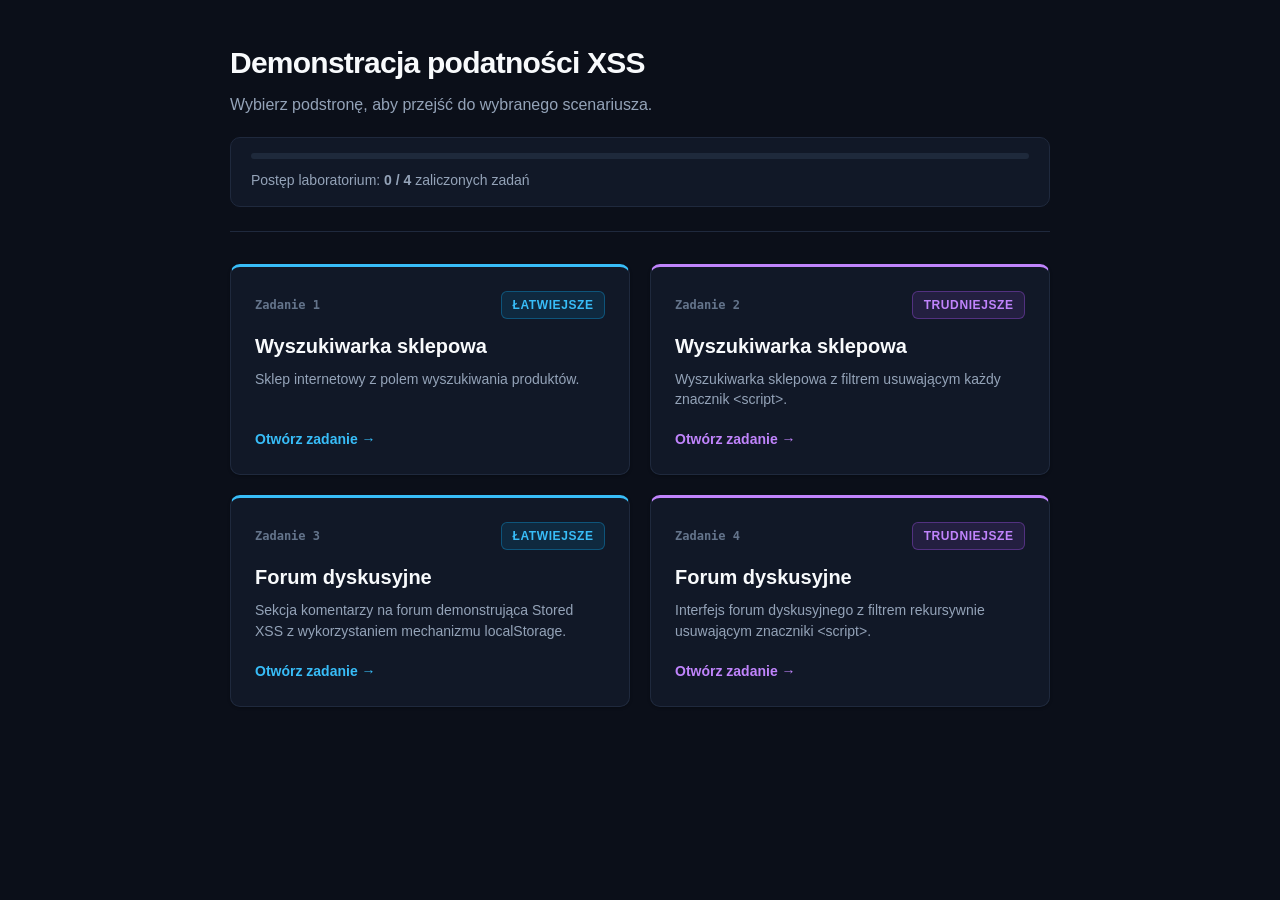
<file: strona/index.html>
<!DOCTYPE html>
<html lang="pl">
<head>
  <meta charset="UTF-8">
  <meta name="viewport" content="width=device-width, initial-scale=1.0">
  <title>Laboratorium XSS – Wybór zadań</title>
  <link rel="stylesheet" href="css/style.css">
</head>
<body>
  <div class="container">
    <header class="header">
      <h1>Demonstracja podatności XSS</h1>
      <p>Wybierz podstronę, aby przejść do wybranego scenariusza.</p>
    </header>

    <main class="hub-grid">
      <a href="zadanie1/index.html" class="hub-card hub-card-v1">
        <div>
          <div class="hub-card-meta">
            <span class="hub-card-tag">Zadanie 1</span>
            <span class="badge badge-v1">łatwiejsze</span>
          </div>
          <h2>Wyszukiwarka sklepowa</h2>
          <p>Sklep internetowy z polem wyszukiwania produktów.</p>
        </div>
        <span class="hub-card-action">Otwórz zadanie &rarr;</span>
      </a>

      <a href="zadanie2/index.html" class="hub-card hub-card-v2">
        <div>
          <div class="hub-card-meta">
            <span class="hub-card-tag">Zadanie 2</span>
            <span class="badge badge-v2">trudniejsze</span>
          </div>
          <h2>Wyszukiwarka sklepowa</h2>
          <p>Wyszukiwarka sklepowa z filtrem usuwającym każdy znacznik &lt;script&gt;.</p>
        </div>
        <span class="hub-card-action">Otwórz zadanie &rarr;</span>
      </a>

      <a href="zadanie3/index.html" class="hub-card hub-card-v1">
        <div>
          <div class="hub-card-meta">
            <span class="hub-card-tag">Zadanie 3</span>
            <span class="badge badge-v1">łatwiejsze</span>
          </div>
          <h2>Forum dyskusyjne</h2>
          <p>Sekcja komentarzy na forum demonstrująca Stored XSS z wykorzystaniem mechanizmu localStorage.</p>
        </div>
        <span class="hub-card-action">Otwórz zadanie &rarr;</span>
      </a>

      <a href="zadanie4/index.html" class="hub-card hub-card-v2">
        <div>
          <div class="hub-card-meta">
            <span class="hub-card-tag">Zadanie 4</span>
            <span class="badge badge-v2">trudniejsze</span>
          </div>
          <h2>Forum dyskusyjne</h2>
          <p>Interfejs forum dyskusyjnego z filtrem rekursywnie usuwającym znaczniki &lt;script&gt;.</p>
        </div>
        <span class="hub-card-action">Otwórz zadanie &rarr;</span>
      </a>
    </main>
  </div>
  <script src="js/hub.js"></script>
</body>
</html>
</file>
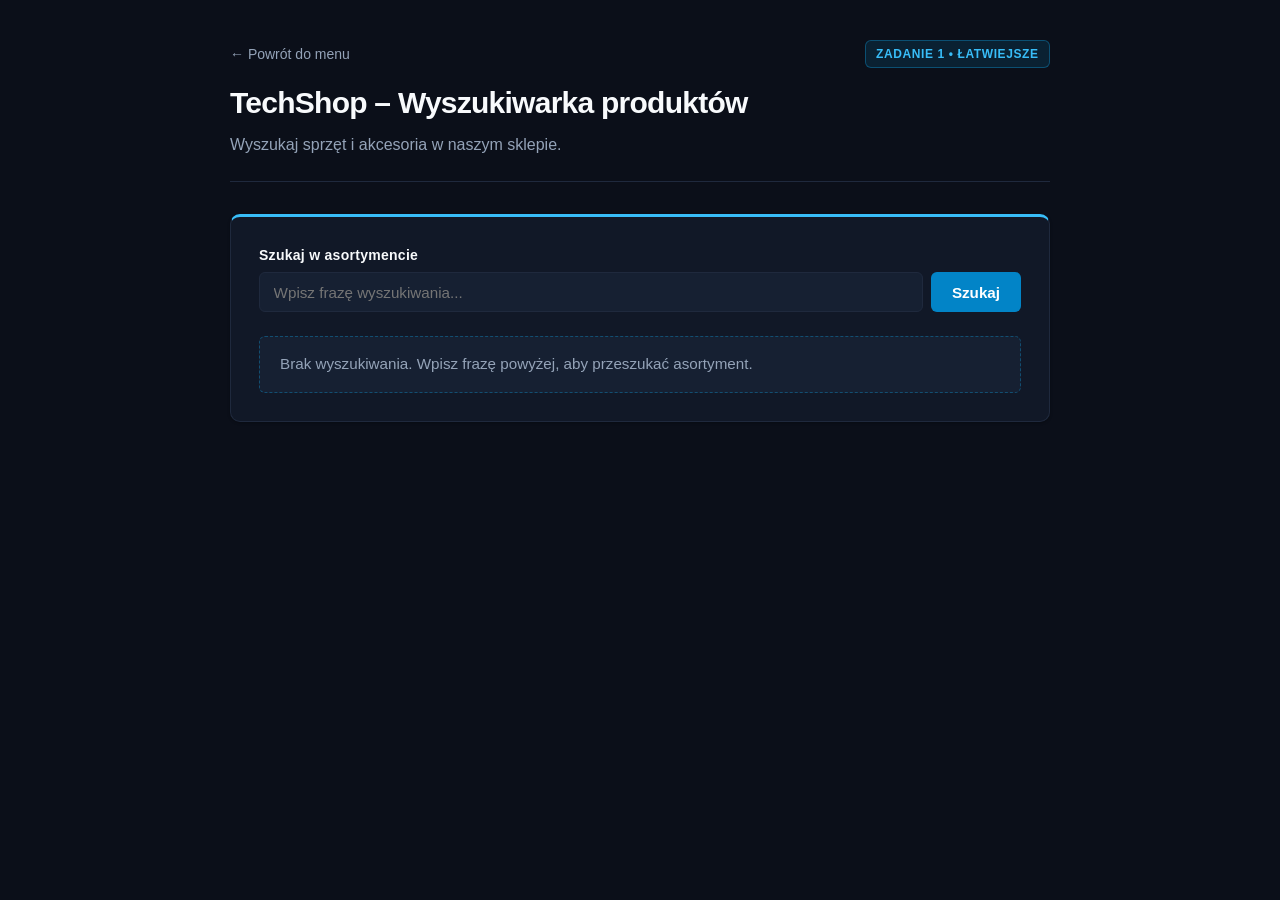
<file: strona/zadanie1/index.html>
<!DOCTYPE html>
<html lang="pl">
<head>
  <meta charset="UTF-8">
  <meta name="viewport" content="width=device-width, initial-scale=1.0">
  <title>Sklep TechShop – Wyszukiwarka (Zadanie 1 - łatwiejsze)</title>
  <link rel="stylesheet" href="../css/style.css">
</head>
<body class="variant-1">
  <div class="container">
    <header class="header">
      <div class="header-top">
        <a href="../index.html" class="back-link">&larr; Powrót do menu</a>
        <span class="badge badge-v1">Zadanie 1 &bull; łatwiejsze</span>
      </div>
      <h1>TechShop – Wyszukiwarka produktów</h1>
      <p>Wyszukaj sprzęt i akcesoria w naszym sklepie.</p>
    </header>

    <main class="card">
      <form id="search-form" method="GET">
        <div class="form-group">
          <label for="search-query">Szukaj w asortymencie</label>
          <div class="search-bar">
            <input type="text" id="search-query" name="q" class="input-text" placeholder="Wpisz frazę wyszukiwania...">
            <button type="submit" id="search-button" class="btn">Szukaj</button>
          </div>
        </div>
      </form>

      <section class="results-section">
        <div id="results-container" class="results-box">
          Brak wyszukiwania. Wpisz frazę powyżej, aby przeszukać asortyment.
        </div>
      </section>
    </main>
  </div>
  <script src="../js/flag-capture.js"></script>
  <script src="app.js"></script>
</body>
</html>
</file>
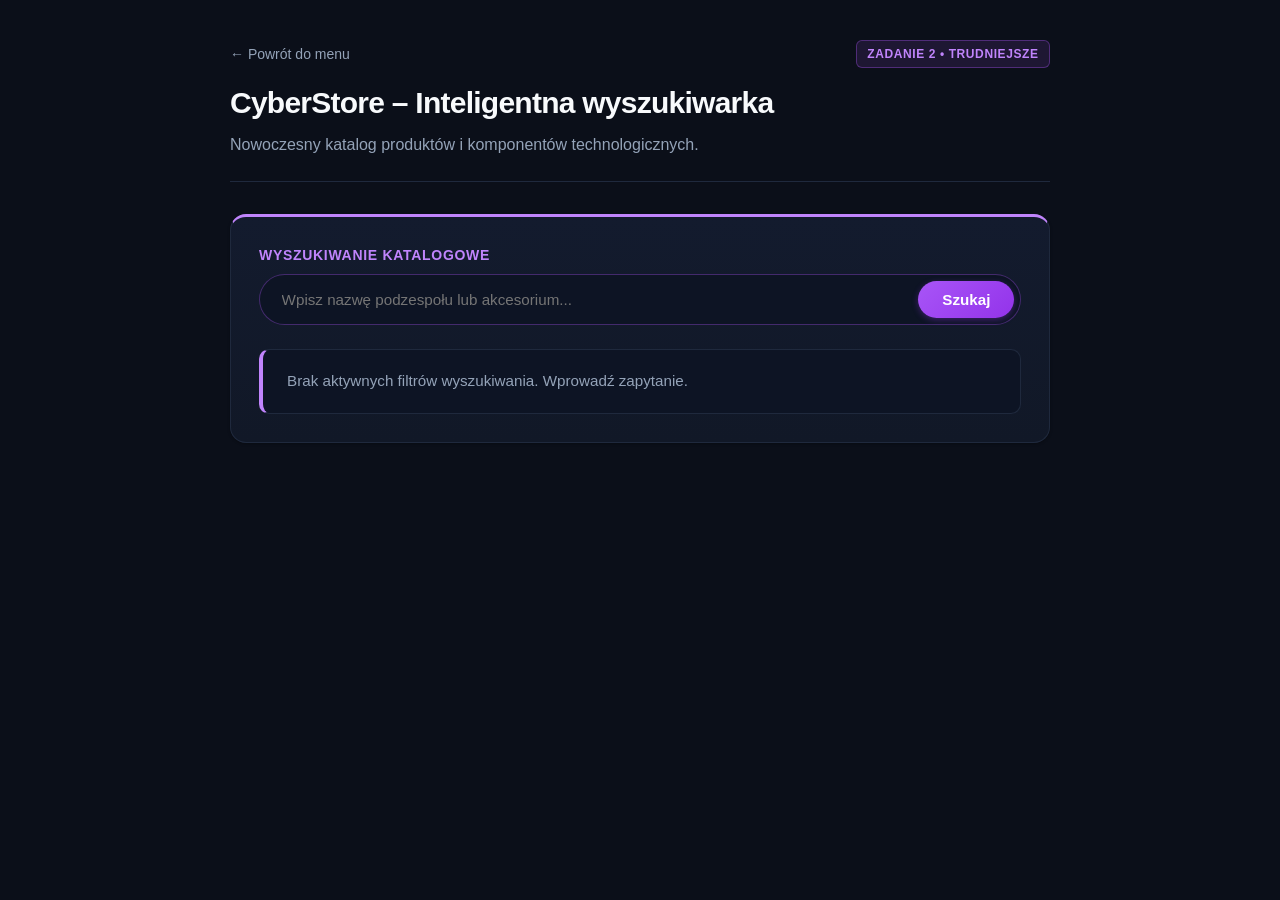
<file: strona/zadanie2/index.html>
<!DOCTYPE html>
<html lang="pl">
<head>
  <meta charset="UTF-8">
  <meta name="viewport" content="width=device-width, initial-scale=1.0">
  <title>Sklep CyberStore – Wyszukiwarka (Zadanie 2 - trudniejsze)</title>
  <link rel="stylesheet" href="../css/style.css">
</head>
<body class="variant-2">
  <div class="container">
    <header class="header">
      <div class="header-top">
        <a href="../index.html" class="back-link">&larr; Powrót do menu</a>
        <span class="badge badge-v2">Zadanie 2 &bull; trudniejsze</span>
      </div>
      <h1>CyberStore – Inteligentna wyszukiwarka</h1>
      <p>Nowoczesny katalog produktów i komponentów technologicznych.</p>
    </header>

    <main class="card">
      <form id="search-form" method="GET">
        <div class="form-group">
          <label for="search-query">Wyszukiwanie katalogowe</label>
          <div class="search-bar">
            <input type="text" id="search-query" name="q" class="input-text" placeholder="Wpisz nazwę podzespołu lub akcesorium...">
            <button type="submit" id="search-button" class="btn">Szukaj</button>
          </div>
        </div>
      </form>

      <section class="results-section">
        <div id="results-container" class="results-box">
          Brak aktywnych filtrów wyszukiwania. Wprowadź zapytanie.
        </div>
      </section>
    </main>
  </div>
  <script src="../js/flag-capture.js"></script>
  <script src="app.js"></script>
</body>
</html>
</file>
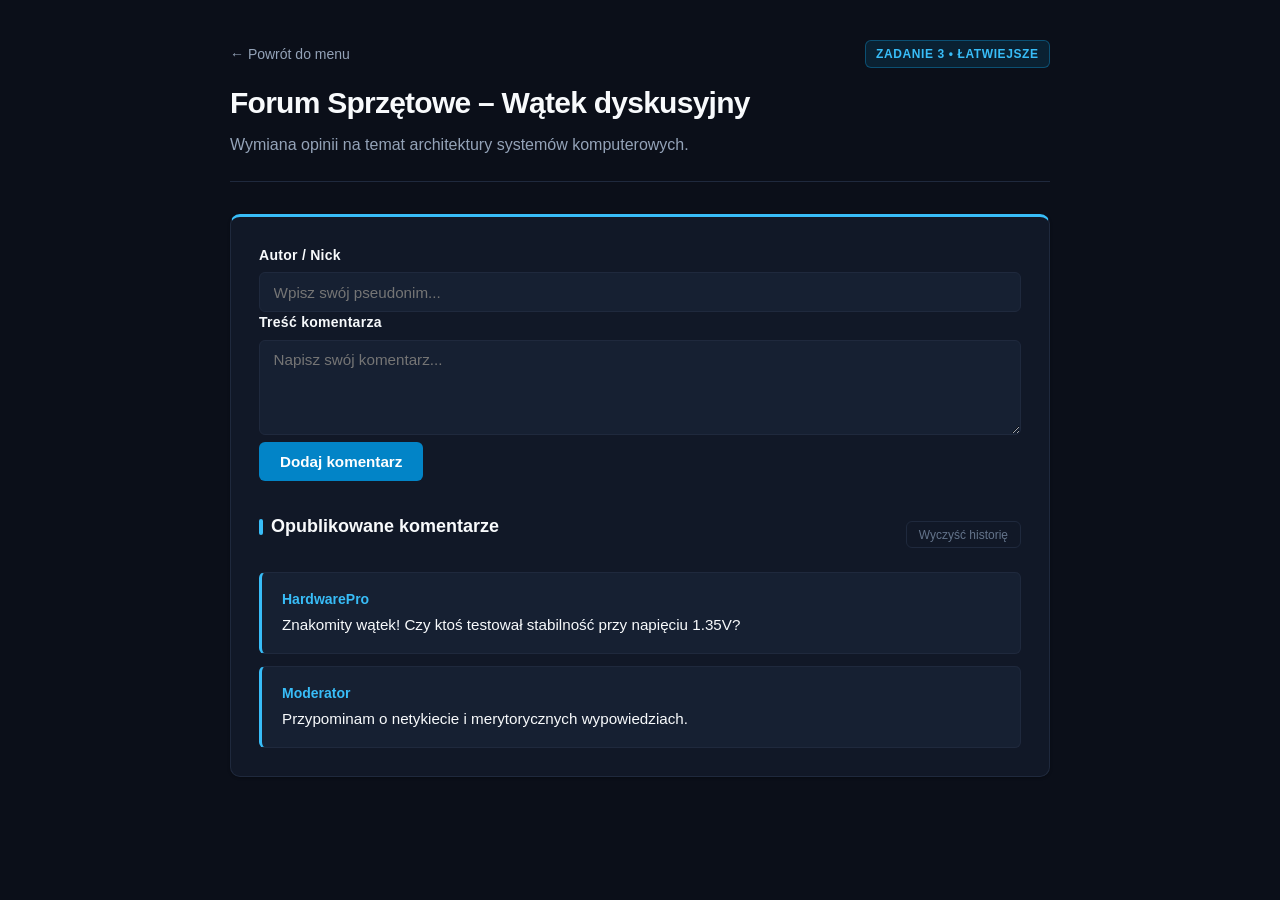
<file: strona/zadanie3/index.html>
<!DOCTYPE html>
<html lang="pl">
<head>
  <meta charset="UTF-8">
  <meta name="viewport" content="width=device-width, initial-scale=1.0">
  <title>Forum Dyskusyjne – Komentarze (Zadanie 3 - łatwiejsze)</title>
  <link rel="stylesheet" href="../css/style.css">
</head>
<body class="variant-1">
  <div class="container">
    <header class="header">
      <div class="header-top">
        <a href="../index.html" class="back-link">&larr; Powrót do menu</a>
        <span class="badge badge-v1">Zadanie 3 &bull; łatwiejsze</span>
      </div>
      <h1>Forum Sprzętowe – Wątek dyskusyjny</h1>
      <p>Wymiana opinii na temat architektury systemów komputerowych.</p>
    </header>

    <main class="card">
      <form id="comment-form">
        <div class="form-group">
          <label for="author-input">Autor / Nick</label>
          <input type="text" id="author-input" name="author" class="input-text" placeholder="Wpisz swój pseudonim...">
        </div>

        <div class="form-group">
          <label for="comment-input">Treść komentarza</label>
          <textarea id="comment-input" name="comment" class="textarea" placeholder="Napisz swój komentarz..."></textarea>
        </div>

        <button type="submit" id="submit-comment" class="btn">Dodaj komentarz</button>
      </form>

      <section class="comments-section">
        <div class="comments-section-header">
          <h2 class="comments-header">Opublikowane komentarze</h2>
          <button type="button" id="btn-clear-comments" class="btn-clear-comments" title="Wyczyść zapisane komentarze">Wyczyść historię</button>
        </div>
        <div id="comments-container" class="comments-list">
          <!-- Komentarze z localStorage będą wstawiane tutaj przez JavaScript -->
        </div>
      </section>
    </main>
  </div>
  <script src="../js/flag-capture.js"></script>
  <script src="app.js"></script>
</body>
</html>
</file>
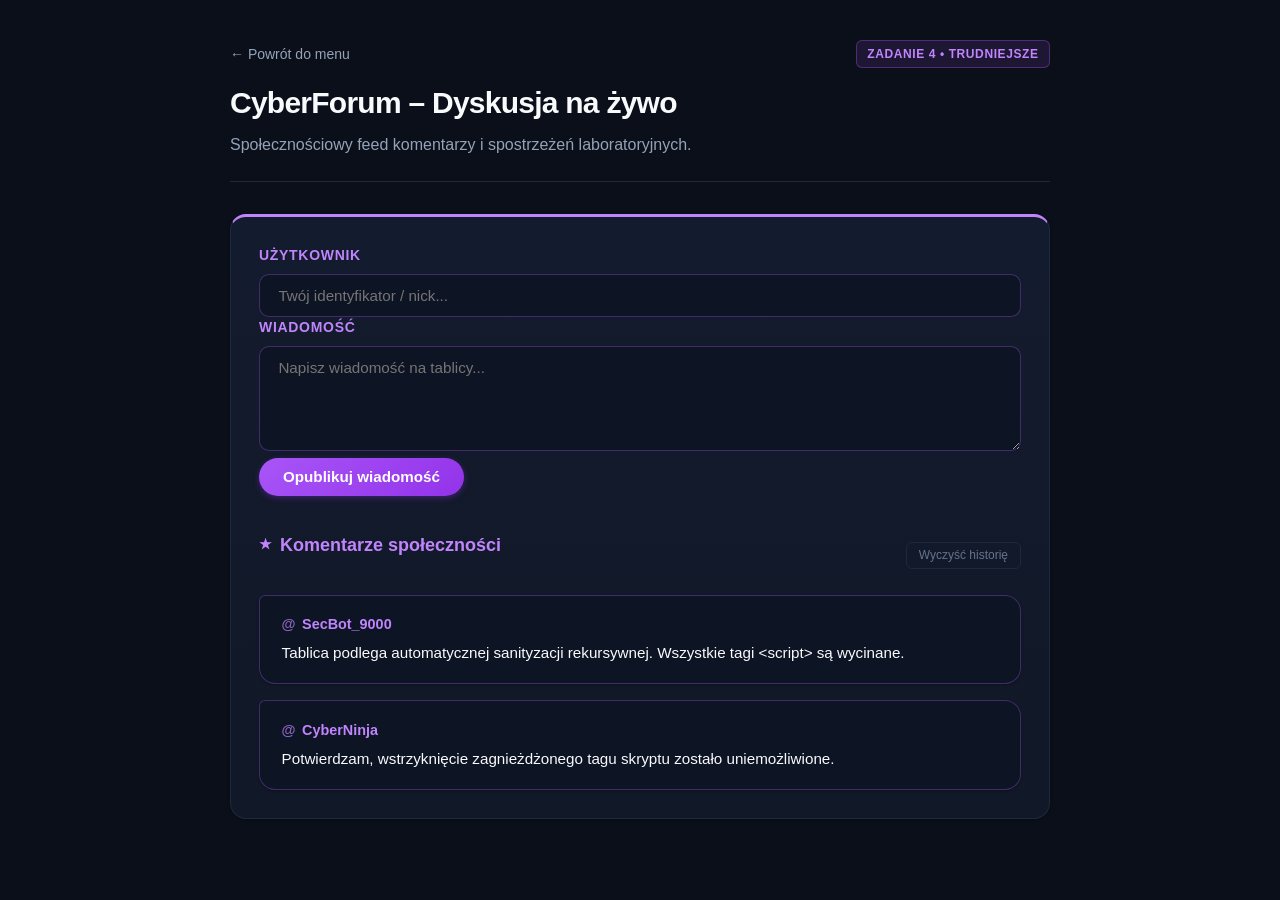
<file: strona/zadanie4/index.html>
<!DOCTYPE html>
<html lang="pl">
<head>
  <meta charset="UTF-8">
  <meta name="viewport" content="width=device-width, initial-scale=1.0">
  <title>CyberForum – Komentarze (Zadanie 4 - trudniejsze)</title>
  <link rel="stylesheet" href="../css/style.css">
</head>
<body class="variant-2">
  <div class="container">
    <header class="header">
      <div class="header-top">
        <a href="../index.html" class="back-link">&larr; Powrót do menu</a>
        <span class="badge badge-v2">Zadanie 4 &bull; trudniejsze</span>
      </div>
      <h1>CyberForum – Dyskusja na żywo</h1>
      <p>Społecznościowy feed komentarzy i spostrzeżeń laboratoryjnych.</p>
    </header>

    <main class="card">
      <form id="comment-form">
        <div class="form-group">
          <label for="author-input">Użytkownik</label>
          <input type="text" id="author-input" name="author" class="input-text" placeholder="Twój identyfikator / nick...">
        </div>

        <div class="form-group">
          <label for="comment-input">Wiadomość</label>
          <textarea id="comment-input" name="comment" class="textarea" placeholder="Napisz wiadomość na tablicy..."></textarea>
        </div>

        <button type="submit" id="submit-comment" class="btn">Opublikuj wiadomość</button>
      </form>

      <section class="comments-section">
        <div class="comments-section-header">
          <h2 class="comments-header">Komentarze społeczności</h2>
          <button type="button" id="btn-clear-comments" class="btn-clear-comments" title="Wyczyść zapisane komentarze">Wyczyść historię</button>
        </div>
        <div id="comments-container" class="comments-list">
          <!-- Komentarze z localStorage będą wstawiane tutaj przez JavaScript -->
        </div>
      </section>
    </main>
  </div>
  <script src="../js/flag-capture.js"></script>
  <script src="app.js"></script>
</body>
</html>
</file>
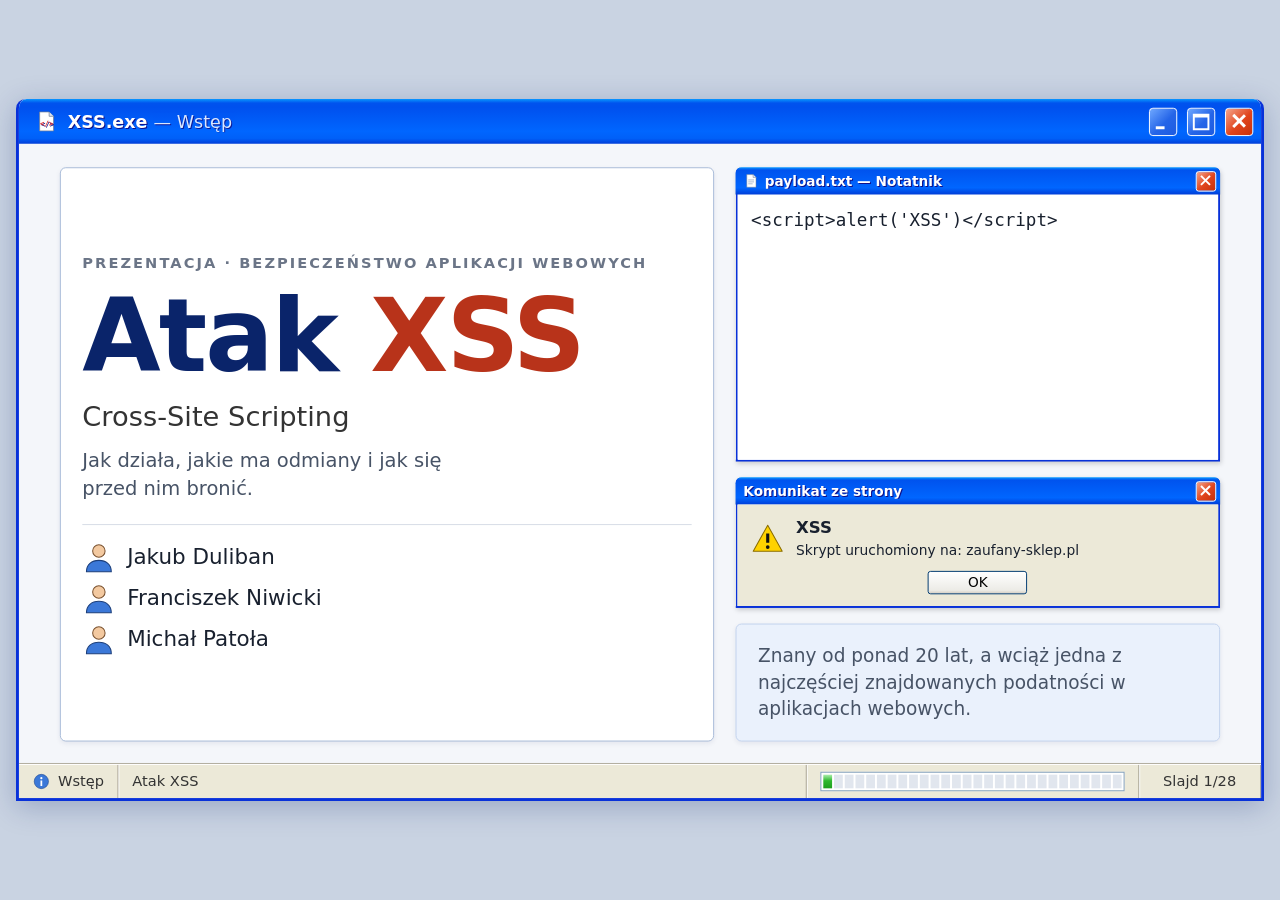
<file: XSS.exe.html>
<!doctype html><html><head><meta charset=utf8><meta name=viewport content="width=device-width,initial-scale=1,viewport-fit=cover"><style>:root{color-scheme:light;box-sizing:border-box;padding-top:env(safe-area-inset-top,0px);padding-bottom:env(safe-area-inset-bottom,0px)}html{scroll-padding-top:env(safe-area-inset-top,0px)}body{margin:0;padding:0;font:14px -apple-system,BlinkMacSystemFont,sans-serif;background:#fff;color:#000}img{max-width:100%}[hidden]:not([hidden=until-found i]){display:none!important}</style></head><body>
<title>XSS.exe</title>
<meta name="claude:viewport-fit-sides" content="cover">
<style>
/* Layout: scena 1280×720 skalowana do okna; każdy slajd to jedno okno XP: pasek tytułu, treść w siatce paneli, pasek stanu */
:root{
  --desk:#C9D3E2; --bg:#F4F6FA; --panel:#FFFFFF; --face:#ECE9D8; --line:#A9BCD8; --frame:#7F9DB9;
  --ink:#18202E; --muted:#475366; --navy:#0A246A; --blue:#245EDC; --sel:#316AC5; --soft:#EAF1FC;
  --ok:#237A23; --okbg:#E6F5E2; --err:#B8331A; --errbg:#FCE9E4; --warnbg:#FFF5D1; --balloon:#FFFFE1;
  --ui:Tahoma,Verdana,"DejaVu Sans",sans-serif;
  --head:"Trebuchet MS",Tahoma,Verdana,"DejaVu Sans",sans-serif;
  --mono:"Lucida Console",Consolas,"DejaVu Sans Mono","Courier New",monospace;
  color-scheme:light;
}
[hidden]{display:none!important}
html,body{height:100%}
body{margin:0;overflow:hidden;background:var(--desk);color:var(--ink);font-family:var(--ui);box-sizing:border-box;padding-left:max(16px,env(safe-area-inset-left,0px));padding-right:max(16px,env(safe-area-inset-right,0px))}
#view{position:relative;width:100%;height:100%}
#stage{position:absolute;left:50%;top:50%;width:1280px;height:720px;overflow:hidden;transform-origin:50% 50%;background:var(--bg);box-shadow:0 6px 30px rgba(10,36,106,.25);border:3px solid #0831D9;border-top:0;border-radius:10px 10px 0 0;box-sizing:border-box;user-select:none;-webkit-user-select:none}
.ic{width:24px;height:24px;flex:none;display:inline-block;vertical-align:middle}
.mono{font-family:var(--mono)}

/* pasek tytułu */
.hdr{position:absolute;left:0;right:0;top:0;height:46px;display:flex;align-items:center;gap:10px;padding:0 8px 0 16px;background:linear-gradient(180deg,#0997FF 0%,#0053EE 9%,#0050EE 18%,#0066FF 72%,#0060F8 88%,#003DD7 100%);color:#fff;font:bold 18px var(--head);text-shadow:1px 1px #0F1089;border-radius:8px 8px 0 0}
.hdr .ic{width:24px;height:24px}
.hdr .ht{flex:1;white-space:nowrap;overflow:hidden;text-overflow:ellipsis}
.hdr .ht em{font-style:normal;font-weight:normal;opacity:.85}
.tbtn{width:27px;height:27px;border:1px solid #fff;border-radius:4px;background:linear-gradient(135deg,#6FA8FF,#2565E8 55%,#1D5BE0);position:relative;flex:none}
.tbtn.x{background:linear-gradient(135deg,#F5A58C,#E0441C 55%,#C7300B)}
.tbtn.mn::after{content:"";position:absolute;left:6px;width:9px;bottom:6px;height:3px;background:#fff}
.tbtn.mx::after{content:"";position:absolute;inset:5px;border:2px solid #fff;border-top-width:4px}
.tbtn.x::before,.tbtn.x::after{content:"";position:absolute;left:11.5px;top:4px;width:2.5px;height:17px;background:#fff;transform:rotate(45deg)}
.tbtn.x::after{transform:rotate(-45deg)}

/* pasek stanu */
.sb{position:absolute;left:0;right:0;bottom:0;height:34px;display:flex;background:var(--face);border-top:1px solid #fff;box-shadow:0 -1px 0 #ACA899;font-size:15px;color:#333}
.sb>div{display:flex;align-items:center;gap:8px;padding:0 14px;border-right:1px solid #ACA899;box-shadow:1px 0 0 #fff;white-space:nowrap}
.sb .ic{width:18px;height:18px}
.sb .grow{flex:1}
.sb .num{font-variant-numeric:tabular-nums;min-width:96px;justify-content:center}
.segs{display:flex;gap:2px;padding:2px;border:1px solid var(--frame);background:#fff;height:14px}
.segs i{width:9px;background:#E1E6EE}
.segs i.on{background:linear-gradient(180deg,#ACEDAD,#2EB82E 45%,#1E9E1E)}

/* strona */
.page{position:absolute;left:0;right:0;top:46px;bottom:34px;padding:24px 42px 24px;display:flex;flex-direction:column;gap:10px}
.page.fade{animation:fade .25s ease-out}
@keyframes fade{from{opacity:0}}
.page h2{margin:0;font:bold 38px/1.1 var(--head);color:var(--navy);text-wrap:balance}
.lead{margin:0 0 6px;font-size:21px;color:var(--muted);line-height:1.4;max-width:70ch}
.body{flex:1;min-height:0;display:grid;gap:22px}
.c2{grid-template-columns:1fr 1fr}
.c3{grid-template-columns:repeat(3,1fr)}
.c4{grid-template-columns:repeat(4,1fr)}
.c64{grid-template-columns:1.35fr 1fr}
.c46{grid-template-columns:1fr 1.35fr}
.g32{grid-template-columns:repeat(3,1fr);grid-template-rows:1fr 1fr}
.g22{grid-template-columns:1fr 1fr;grid-template-rows:1fr 1fr}
.stack{display:flex;flex-direction:column;gap:16px;min-height:0;min-width:0}
.stack>.grow{flex:1}

/* panele */
.panel{background:var(--panel);border:1px solid var(--line);border-radius:6px;box-shadow:0 2px 6px rgba(20,40,90,.08);padding:18px 22px;display:flex;flex-direction:column;gap:12px;min-height:0;min-width:0}
.panel.ctr{justify-content:center}
.panel.soft{background:var(--soft);border-color:#C3D3EE}
.panel.ok{background:var(--okbg);border-color:#A9D3A0}
.panel.bad{background:var(--errbg);border-color:#E7B1A3}
.panel.warn{background:var(--warnbg);border-color:#E3CF84}
.ph{display:flex;align-items:center;gap:10px;font:bold 22px/1.2 var(--head);color:var(--navy)}
.ph .ic{width:34px;height:34px}
.ph small{margin-left:auto;font:bold 15px var(--ui);color:#7a869a;letter-spacing:.06em}
.panel p{margin:0;font-size:19px;line-height:1.45}
.panel p.m{color:var(--muted)}
.bl{list-style:none;margin:0;padding:0;display:flex;flex-direction:column;justify-content:space-evenly;gap:12px;flex:1}
.bl li{display:flex;gap:14px;align-items:flex-start}
.bl .ic{width:38px;height:38px;margin-top:2px}
.bl b{display:block;font:bold 22px/1.25 var(--head);color:var(--navy);margin-bottom:3px}
.bl span{display:block;font-size:19px;line-height:1.4;color:var(--muted)}
code,.cd{font-family:var(--mono);font-size:.9em;background:#EEF2F9;border:1px solid #D3DCEB;border-radius:3px;padding:0 5px;color:#1d2b4a;white-space:nowrap}
.arrow{display:flex;align-items:center;justify-content:center;font:bold 34px var(--ui);color:var(--blue)}
.cap{font-size:15px;color:#6b7587;text-align:center}

/* mini okna XP */
.mw{border:2px solid #0831D9;border-top:0;border-radius:6px 6px 0 0;background:#fff;display:flex;flex-direction:column;box-shadow:1px 2px 6px rgba(0,0,0,.18);min-width:0}
.mwt{height:28px;flex:none;display:flex;align-items:center;gap:6px;padding:0 4px 0 8px;margin:0 -2px;border-radius:6px 6px 0 0;background:linear-gradient(180deg,#0997FF 0%,#0053EE 10%,#0066FF 75%,#003DD7 100%);color:#fff;font:bold 14px var(--head);text-shadow:1px 1px #0F1089}
.mwt .ic{width:16px;height:16px}
.mwt span{flex:1;white-space:nowrap;overflow:hidden;text-overflow:ellipsis}
.mwt i{width:19px;height:19px;border:1px solid #fff;border-radius:3px;background:linear-gradient(135deg,#F5A58C,#E0441C 55%,#C7300B);position:relative;flex:none}
.mwt i::before,.mwt i::after{content:"";position:absolute;left:8px;top:2px;width:2px;height:13px;background:#fff;transform:rotate(45deg)}
.mwt i::after{transform:rotate(-45deg)}
.maddr{display:flex;align-items:center;gap:6px;padding:4px 8px;background:var(--face);border-bottom:1px solid #ACA899;font:15px var(--mono);color:#222;white-space:nowrap;overflow:hidden}
.maddr::before{content:"Adres";font:13px var(--ui);color:#666;margin-right:2px}
.maddr .ic{width:15px;height:15px}
.mwb{padding:12px 14px;font-size:17px;flex:1;min-height:0}
.mwb.face{background:var(--face)}
.mwb.np{font:18px/1.5 var(--mono);white-space:pre}
.dm{display:flex;align-items:center;gap:12px;font-size:17px;line-height:1.35}
.dm .ic{width:34px;height:34px}
.dbs{display:flex;justify-content:center;gap:8px;margin-top:10px}
.xpb{display:inline-flex;align-items:center;justify-content:center;min-width:76px;padding:3px 12px;font:14px var(--ui);color:#000;background:linear-gradient(180deg,#fff,#ECEBE6 86%,#D6D0C5);border:1px solid #003C74;border-radius:3px;white-space:nowrap}
.lv{width:100%;border-collapse:collapse;font-size:17px}
.lv th{font:13px var(--ui);text-align:left;padding:4px 10px;background:#EBEADB;border-bottom:1px solid #ACA899;border-right:1px solid #D0CFC1;color:#333}
.lv td{padding:5px 10px}
.lv td .ic{width:18px;height:18px;margin-right:6px}
.lv tr.hl td{background:var(--sel);color:#fff;font-weight:bold}

/* liczby */
.tile{align-items:center;justify-content:center;text-align:center;gap:10px}
.tile .unit{font:bold 22px var(--head);color:var(--muted);letter-spacing:.08em;margin-top:-4px}
.tile .big{white-space:nowrap;font:bold 54px/1 var(--head);color:var(--navy);font-variant-numeric:tabular-nums;letter-spacing:-.01em}
.tile .big.r{color:var(--err)}
.tile p{font-size:18px;color:var(--muted)}
.tile .ic{width:44px;height:44px}
.src{font-size:15px;color:#6b7587}

/* tabele */
.tbl{width:100%;height:100%;border-collapse:collapse;background:#fff;font-size:19px}
.tbl th{font:bold 15px var(--ui);text-align:left;padding:8px 14px;background:#EBEADB;border-bottom:1px solid #ACA899;border-right:1px solid #D0CFC1;color:#333}
.tbl td{padding:10px 14px;border-bottom:1px solid #E4E8EF;vertical-align:middle;line-height:1.35}
.tbl td:first-child{font:bold 20px var(--head);color:var(--navy);white-space:nowrap}
.tbl td:first-child .ic{width:30px;height:30px;margin-right:8px}
.tblw{border:1px solid var(--frame);border-radius:4px;overflow:hidden;background:#fff;flex:1;min-height:0;display:flex}
.mini{display:inline-flex;gap:2px;padding:2px;border:1px solid var(--frame);background:#fff}
.mini i{width:13px;height:13px;background:#E1E6EE}
.mini i.on{background:linear-gradient(180deg,#ACEDAD,#2EB82E 45%,#1E9E1E)}
.mini.r i.on{background:linear-gradient(180deg,#f7b1a0,#E0441C 45%,#b52f0f)}

/* kod */
.code{background:#fff;border:1px solid var(--frame);font:18px/1.65 var(--mono);padding:10px 14px;white-space:pre;overflow:hidden}
.code .c{color:#237A23}
.code .x{background:#FCE0D9;text-decoration:underline wavy var(--err);text-underline-offset:5px}
.code .y{background:#DDF3D8}
.codeh{display:flex;align-items:center;gap:8px;font:bold 17px var(--head);padding:6px 10px;color:#fff;border-radius:4px 4px 0 0}
.codeh.bad{background:var(--err)}
.codeh.good{background:#2E8E2E}
.term{background:#000;color:#C8C8C8;font:16px/1.6 var(--mono);padding:10px 12px;white-space:pre-wrap;border:2px solid #0831D9;border-top:0}

/* elementy specjalne */
.t1{justify-content:center;gap:14px}
.t1k{font:bold 15px var(--ui);color:#6b7587;text-transform:uppercase;letter-spacing:.14em}
.t1 h1{margin:0;font:bold 104px/1 var(--head);color:var(--navy);letter-spacing:-.02em}
.t1 h1 b{color:var(--err)}
.t1 h3{margin:0;font:28px var(--ui);color:#333}
.t1 p{font-size:20px;color:var(--muted);max-width:30ch}
.who{display:flex;align-items:center;gap:12px;font-size:22px;padding-top:16px;border-top:1px solid #D6DCE6;margin-top:8px}
.who .ic{width:34px;height:34px}
.authors{display:flex;flex-direction:column;gap:8px}
.authors span{display:flex;align-items:center;gap:12px}
.cardn{font:bold 15px var(--mono);color:#7a869a}
.bigl{font:bold 92px/1 var(--head);color:var(--navy)}
.bigl b{color:var(--err)}
.wall{width:46px;border:2px solid #5a2a14;background-color:#a8502a;background-image:linear-gradient(#5a2a14 2px,transparent 2px),linear-gradient(90deg,#5a2a14 2px,transparent 2px);background-size:100% 22px,46px 22px;border-radius:2px}
.flow{display:grid;grid-template-columns:1fr auto 1fr auto 1fr;gap:12px;align-items:stretch}
.step{align-items:center;text-align:center;justify-content:center}
.step>.ic{width:84px;height:84px}
.step .no{width:40px;height:40px;border-radius:50%;background:var(--blue);color:#fff;font:bold 20px var(--ui);display:flex;align-items:center;justify-content:center;box-shadow:0 0 0 3px #CFE0FB}
.flowv{display:flex;flex-direction:column;align-items:center;gap:6px;flex:1;justify-content:space-evenly}
.node{display:flex;align-items:center;gap:12px;padding:10px 16px;border:1px solid var(--line);border-radius:6px;background:#fff;font-size:18px;width:100%;box-sizing:border-box}
.node .ic{width:36px;height:36px}
.node.bad{background:var(--errbg);border-color:#E7B1A3}
.down{font:bold 24px var(--ui);color:var(--blue);line-height:1}
.users{display:grid;grid-template-columns:repeat(10,1fr);gap:4px;width:100%}
.users .ic{width:100%;height:auto;aspect-ratio:1}
.tree p{margin:0;padding:3px 6px;display:flex;align-items:center;gap:8px;font:17px var(--mono)}
.tree .ic{width:22px;height:22px}
.tree .l1{margin-left:28px}.tree .l2{margin-left:56px}
.tree .hl{background:var(--errbg);outline:2px solid var(--err)}
.srcl{display:grid;grid-template-columns:1fr 1fr;gap:26px 10px;margin-top:8px}
.srcl div,.snkl div{display:flex;align-items:center;gap:10px;font-size:18px}
.srcl .ic,.snkl .ic{width:36px;height:36px}
.snkl{display:flex;flex-direction:column;gap:24px;margin-top:8px}
.q{font:bold 22px/1.3 var(--head);color:var(--navy);text-align:center}
.bsod{background:#0000AA;color:#fff;font:17px/1.5 var(--mono);border-radius:6px;padding:18px 20px;display:flex;flex-direction:column;gap:8px;justify-content:center}
.bsod b{background:#fff;color:#0000AA;padding:0 6px;align-self:flex-start}
.prof{display:flex;gap:16px;align-items:center}
.prof .av{width:90px;height:90px;border:2px solid #333;background:#d9e4f5;display:flex;align-items:center;justify-content:center}
.prof .av .ic{width:70px;height:70px}
.prof h4{margin:0;font:bold 26px var(--head);color:#003399}
.psec{border:1px solid #6699CC;margin-top:10px}
.psec div{background:#6699CC;color:#fff;font:bold 14px var(--ui);padding:3px 10px}
.psec p{margin:0;padding:8px 10px;font-size:18px;color:#C00;font-weight:bold}
.tw{border:1px solid #d3d9e2;border-left:4px solid var(--err);background:#fff;padding:10px 12px;font-size:16px}
.twh{display:flex;align-items:center;gap:6px}
.twh .ic{width:22px;height:22px}
.twh small{margin-left:auto;color:#888}
.tw p{margin:6px 0;font:17px var(--mono)}
.tw .f{font-size:15px;color:#444}
.layers{display:flex;flex-direction:column;gap:8px;flex:1;justify-content:space-evenly}
.layer{display:flex;align-items:center;gap:12px;padding:9px 14px;border:1px solid var(--line);border-left:6px solid var(--blue);border-radius:4px;background:#fff;font-size:18px}
.layer b{font:bold 18px var(--head);color:var(--navy);min-width:28px}
.layer .ic{width:28px;height:28px;margin-left:auto}
.numc .no{font:bold 46px/1 var(--head);color:var(--blue)}
.chk{width:15px;height:15px;border:1px solid #1C5180;background:linear-gradient(135deg,#DCDCD7,#fff);display:inline-block;position:relative;flex:none}
.chk.on::after{content:"";position:absolute;left:4px;top:0;width:5px;height:10px;border:solid #21A121;border-width:0 3px 3px 0;transform:rotate(40deg)}
.ckl{display:flex;flex-direction:column;gap:8px}
.ckl div{display:flex;align-items:center;gap:10px;font-size:17px}
.fld{background:#fff;border:1px solid var(--frame);padding:4px 8px;font-size:17px;min-height:22px}
.bal{position:relative;background:var(--balloon);border:1px solid #000;border-radius:7px;padding:8px 12px;font-size:15px;box-shadow:1px 2px 5px rgba(0,0,0,.25)}
.bal::after{content:"";position:absolute;left:24px;top:-8px;width:14px;height:14px;background:var(--balloon);border-left:1px solid #000;border-top:1px solid #000;transform:rotate(45deg)}
.sd{display:flex;align-items:center;gap:14px;font-size:20px}
.sd i{width:52px;height:52px;border-radius:10px;border:2px solid #fff;display:flex;align-items:center;justify-content:center;font:bold 26px var(--ui);font-style:normal;color:#fff;flex:none;box-shadow:0 0 0 1px #9aaccc,inset 0 -5px 8px rgba(0,0,0,.2)}
.sd .y{background:linear-gradient(180deg,#FFD84D,#E0A800)}
.sd .r{background:linear-gradient(180deg,#F5875F,#D9380E)}
.sd .g{background:linear-gradient(180deg,#7BD86A,#2F9E2F)}
.sd b{display:block;font:bold 24px var(--head);color:var(--navy)}
.sd span{display:block;font-size:18px;color:var(--muted)}

@media (prefers-reduced-motion:reduce){.page.fade{animation:none}}
</style>

<div id="view"><div id="stage" role="region" aria-label="Prezentacja XSS"></div></div>

<script>
"use strict";
const sv=b=>`<svg viewBox="0 0 32 32" class="ic" aria-hidden="true">${b}</svg>`;
const folderC=(a,b,c)=>sv(`<path d="M2 7h10l3 3h15v18H2z" fill="${a}" stroke="${c}"/><path d="M2 12h28v16H2z" fill="${b}" stroke="${c}"/>`);
const docC=(f,l)=>sv(`<path d="M7 3h13l6 6v20H7z" fill="${f}" stroke="#6b7a96"/><path d="M20 3v6h6" fill="#dfe6f2" stroke="#6b7a96"/><path d="M10 14h12M10 18h12M10 22h9" stroke="${l}" stroke-width="1.6"/>`);
const shieldC=c=>sv(`<path d="M16 2 4 6v9c0 7 5 12 12 15 7-3 12-8 12-15V6z" fill="${c}" stroke="#2b2b2b"/><path d="M16 2v28M4 14h24" stroke="rgba(255,255,255,.55)" stroke-width="1.4"/>`);
const ICON={
 folder:folderC('#E8B832','#F8D775','#B8860B'), folderRed:folderC('#C9311B','#F0705A','#7a1a0c'),
 doc:docC('#fff','#9aa9c2'), docG:docC('#E3F7DD','#2EB82E'), docR:docC('#FFE0D8','#E0441C'),
 xss:sv(`<path d="M7 3h13l6 6v20H7z" fill="#fff" stroke="#6b7a96"/><path d="M20 3v6h6" fill="#dfe6f2" stroke="#6b7a96"/><text x="16.5" y="22" font-size="10" font-family="monospace" text-anchor="middle" fill="#d22" font-weight="bold">&lt;/&gt;</text>`),
 comp:sv(`<rect x="4" y="4" width="24" height="18" rx="2" fill="#d9dde4" stroke="#6b7280"/><rect x="7" y="7" width="18" height="12" fill="#3b78d8"/><path d="M7 16l6-4 5 3 7-4v8H7z" fill="#5fa83a"/><path d="M11 26h10l2 3H9z" fill="#c4c9d2" stroke="#6b7280"/>`),
 db:sv(`<path d="M5 7v18c0 2.2 4.9 4 11 4s11-1.8 11-4V7" fill="#6f8fc4" stroke="#3d5a8a"/><path d="M5 13c0 2.2 4.9 4 11 4s11-1.8 11-4M5 19c0 2.2 4.9 4 11 4s11-1.8 11-4" fill="none" stroke="#3d5a8a"/><ellipse cx="16" cy="7" rx="11" ry="4" fill="#bcd0ee" stroke="#3d5a8a"/>`),
 server:sv(`<rect x="8" y="2" width="16" height="28" rx="2" fill="#cfd3da" stroke="#4b5363"/><path d="M11 6h10M11 9h10M11 12h10" stroke="#4b5363"/><circle cx="12" cy="24" r="1.7" fill="#2c2"/><circle cx="17" cy="24" r="1.7" fill="#fb3"/>`),
 cookie:sv(`<circle cx="16" cy="16" r="12" fill="#d8a35c" stroke="#8a5a22"/><circle cx="11" cy="12" r="2" fill="#5a3410"/><circle cx="19" cy="10" r="1.6" fill="#5a3410"/><circle cx="20" cy="19" r="2.2" fill="#5a3410"/><circle cx="12" cy="20" r="1.5" fill="#5a3410"/>`),
 bug:sv(`<path d="M16 10v18M9 14l-6-3M23 14l6-3M9 19H2M23 19h7M9 24l-6 3M23 24l6 3M14 5l-3-3M18 5l3-3" stroke="#222" stroke-width="1.8"/><ellipse cx="16" cy="18" rx="7" ry="9" fill="#c0262d" stroke="#5a0a0d"/><path d="M16 10v17" stroke="#5a0a0d"/><circle cx="16" cy="8" r="4" fill="#2b2b2b"/><circle cx="13" cy="16" r="1.6" fill="#2b2b2b"/><circle cx="19" cy="21" r="1.6" fill="#2b2b2b"/>`),
 shieldR:shieldC('#E0441C'),shieldY:shieldC('#FFD200'),shieldG:shieldC('#2EB82E'),
 mail:sv(`<rect x="3" y="8" width="26" height="17" fill="#FFF7D6" stroke="#6b5b2b"/><path d="M3 8l13 10L29 8" fill="none" stroke="#6b5b2b"/>`),
 user:sv(`<circle cx="16" cy="10" r="6" fill="#f3c9a0" stroke="#7a5230"/><path d="M4 30c0-7 5-11 12-11s12 4 12 11z" fill="#3b78d8" stroke="#1d3f7a"/>`),
 hacker:sv(`<path d="M5 30c0-9 4-14 11-14s11 5 11 14z" fill="#3a3a3a"/><path d="M8 19c0-10 3-16 8-16s8 6 8 16z" fill="#262626"/><ellipse cx="16" cy="13" rx="5" ry="6" fill="#0d0d0d"/><circle cx="14" cy="13" r="1.1" fill="#f33"/><circle cx="18" cy="13" r="1.1" fill="#f33"/>`),
 lock:sv(`<path d="M10 14v-4a6 6 0 0 1 12 0v4" fill="none" stroke="#8a6d1d" stroke-width="3"/><rect x="7" y="14" width="18" height="14" rx="2" fill="#f2c94c" stroke="#8a6d1d"/>`),
 warn:sv(`<path d="M16 3 30 28H2z" fill="#FFD200" stroke="#8a6d00" stroke-linejoin="round"/><path d="M16 11v9" stroke="#111" stroke-width="3"/><circle cx="16" cy="24" r="1.8" fill="#111"/>`),
 err:sv(`<circle cx="16" cy="16" r="13" fill="#E0441C" stroke="#8a1d07"/><path d="M11 11l10 10M21 11 11 21" stroke="#fff" stroke-width="3.2"/>`),
 info:sv(`<circle cx="16" cy="16" r="13" fill="#3B78D8" stroke="#163f86"/><circle cx="16" cy="10" r="2" fill="#fff"/><path d="M16 14v10" stroke="#fff" stroke-width="3.2"/>`),
 ok:sv(`<circle cx="16" cy="16" r="13" fill="#2EB82E" stroke="#16661a"/><path d="M10 16l4 4 8-9" fill="none" stroke="#fff" stroke-width="3.2"/>`),
 help:sv(`<circle cx="16" cy="16" r="13" fill="#3B78D8" stroke="#163f86"/><text x="16" y="22" font-size="17" text-anchor="middle" fill="#fff" font-weight="bold" font-family="Tahoma,sans-serif">?</text>`),
 bag:sv(`<path d="M12 5h8l-2 5h-4z" fill="#a8742c" stroke="#6b4413"/><path d="M14 10h4c6 3 9 8 9 13 0 4-4 6-11 6S5 27 5 23c0-5 3-10 9-13z" fill="#d1a056" stroke="#6b4413"/><text x="16" y="25" font-size="11" text-anchor="middle" font-weight="bold" fill="#3b2508" font-family="Tahoma,sans-serif">$</text>`),
 palette:sv(`<path d="M16 4C8 4 3 9 3 16s5 12 11 12c2 0 2-2 1-3s0-3 2-3h4c5 0 8-3 8-7 0-6-6-11-13-11z" fill="#f0d9b5" stroke="#8a6d3b"/><circle cx="9" cy="15" r="2.2" fill="#e33"/><circle cx="12" cy="9" r="2.2" fill="#3b78d8"/><circle cx="19" cy="8" r="2.2" fill="#2EB82E"/><circle cx="24" cy="13" r="2.2" fill="#fb3"/>`),
 crown:sv(`<path d="M4 24 6 10l6 6 4-9 4 9 6-6 2 14z" fill="#f2c94c" stroke="#8a6d1d"/><rect x="4" y="24" width="24" height="4" fill="#e0b030" stroke="#8a6d1d"/>`),
 gavel:sv(`<rect x="11" y="3" width="14" height="8" rx="1" transform="rotate(35 18 7)" fill="#a0622d" stroke="#5a3410"/><path d="M14 12 5 25" stroke="#7a4a22" stroke-width="3"/><rect x="15" y="25" width="14" height="4" fill="#7a4a22"/>`),
 sink:sv(`<path d="M3 14h26l-3 10H6z" fill="#dde2ea" stroke="#5b6475"/><path d="M14 14V7a3 3 0 0 1 6 0" fill="none" stroke="#5b6475" stroke-width="2"/><ellipse cx="16" cy="18" rx="3" ry="1.2" fill="#5b6475"/>`),
 tree:sv(`<rect x="3" y="3" width="10" height="7" fill="#F8D775" stroke="#B8860B"/><rect x="15" y="13" width="12" height="7" fill="#F8D775" stroke="#B8860B"/><rect x="15" y="23" width="12" height="7" fill="#F8D775" stroke="#B8860B"/><path d="M8 10v17h7M8 16h7" fill="none" stroke="#555"/>`),
 mirror:sv(`<rect x="9" y="3" width="14" height="26" rx="7" fill="#bfe3ff" stroke="#4a7aa8" stroke-width="1.5"/><path d="M13 10l6 6M12 17l7 7" stroke="#fff" stroke-width="2"/>`),
 form:sv(`<rect x="4" y="4" width="24" height="24" fill="#fff" stroke="#6b7a96"/><rect x="8" y="9" width="16" height="4" fill="#eef2f8" stroke="#9aa9c2"/><rect x="8" y="16" width="16" height="4" fill="#eef2f8" stroke="#9aa9c2"/><rect x="15" y="23" width="9" height="3" fill="#3b78d8"/>`),
 url:sv(`<circle cx="16" cy="16" r="12" fill="#5aa0e6" stroke="#1d4f8a"/><path d="M4 16h24M16 4c-5 5-5 19 0 24M16 4c5 5 5 19 0 24" fill="none" stroke="#fff"/>`),
 clock:sv(`<circle cx="16" cy="16" r="12" fill="#fff" stroke="#555" stroke-width="2"/><path d="M16 8v8l5 3" stroke="#222" stroke-width="2" fill="none"/>`),
 api:sv(`<rect x="3" y="9" width="26" height="14" rx="2" fill="#6b7fa8" stroke="#2c3a59"/><text x="16" y="20" font-size="9" text-anchor="middle" fill="#fff" font-weight="bold" font-family="Tahoma,sans-serif">API</text>`),
 msg:sv(`<rect x="2" y="4" width="14" height="11" fill="#cfe0f8" stroke="#3b78d8"/><rect x="16" y="17" width="14" height="11" fill="#cfe0f8" stroke="#3b78d8"/><path d="M9 16v6h6M13 19l3 3-3 3" fill="none" stroke="#c33" stroke-width="2"/>`),
 hash:sv(`<rect x="3" y="3" width="26" height="26" rx="3" fill="#fff" stroke="#6b7a96"/><text x="16" y="23" font-size="19" text-anchor="middle" font-weight="bold" fill="#3b78d8" font-family="Tahoma,sans-serif">#</text>`),
 param:sv(`<rect x="3" y="3" width="26" height="26" rx="3" fill="#fff" stroke="#6b7a96"/><text x="16" y="21" font-size="12" text-anchor="middle" font-weight="bold" fill="#3b78d8" font-family="monospace">?q=</text>`),
 list:sv(`<rect x="6" y="3" width="20" height="26" fill="#fff" stroke="#6b7a96"/><path d="M10 9h12M10 15h12M10 21h8" stroke="#3b78d8" stroke-width="2"/>`),
 img:sv(`<rect x="4" y="5" width="24" height="22" fill="#fff" stroke="#999"/><path d="M4 22l7-7 5 5 4-3 8 6" fill="none" stroke="#c33" stroke-width="1.6"/><path d="M18 5l-3 8 4 4-2 10" fill="none" stroke="#fff" stroke-width="3"/>`),
 cmd:sv(`<rect x="3" y="5" width="26" height="22" fill="#000" stroke="#999"/><path d="M7 11l4 3-4 3M13 19h6" stroke="#ccc" stroke-width="2" fill="none"/>`),
 link:sv(`<rect x="3" y="12" width="14" height="8" rx="4" fill="none" stroke="#3b78d8" stroke-width="3"/><rect x="15" y="12" width="14" height="8" rx="4" fill="none" stroke="#3b78d8" stroke-width="3"/>`),
};
const esc=s=>s.replace(/&/g,'&amp;').replace(/</g,'&lt;').replace(/>/g,'&gt;');

/* szablony */
const BL=items=>`<ul class="bl">${items.map(([i,t,s])=>`<li>${ICON[i]}<div><b>${t}</b>${s?`<span>${s}</span>`:''}</div></li>`).join('')}</ul>`;
const P=(inner,cls='')=>`<div class="panel ${cls}">${inner}</div>`;
const PH=(i,t,n)=>`<div class="ph">${ICON[i]}<span>${t}</span>${n?`<small>${n}</small>`:''}</div>`;
const MW=(t,i,inner,o={})=>`<div class="mw${o.cls?' '+o.cls:''}"${o.st?` style="${o.st}"`:''}><div class="mwt">${i?ICON[i]:''}<span>${t}</span><i></i></div>${o.addr?`<div class="maddr">${o.lock?ICON.lock:''}<span>${o.addr}</span></div>`:''}<div class="mwb${o.b?' '+o.b:''}"${o.bs?` style="${o.bs}"`:''}>${inner}</div></div>`;
const DL=(icon,title,text,btns=['OK'],st='')=>MW(title,null,`<div class="dm">${ICON[icon]}<div>${text}</div></div><div class="dbs">${[].concat(btns).map(b=>`<b class="xpb">${b}</b>`).join('')}</div>`,{b:'face',st});
const S=(sec,title,h,lead,cls,body)=>({sec,title,h,lead,cls,body});

const OW=['Broken Access Control','Security Misconfiguration','Software Supply Chain Failures','Cryptographic Failures','Injection','Insecure Design','Authentication Failures','Software or Data Integrity Failures','Security Logging &amp; Alerting Failures','Mishandling of Exceptional Conditions'];
const PAY="<script>alert('XSS')<\/script>";

const AUTH=['Jakub Duliban','Franciszek Niwicki','Michał Patoła'];
const SL0=[
/* 1 */ {sec:0,title:'Atak XSS',cls:'c64',body:`
 ${P(`<div class="t1k">Prezentacja · bezpieczeństwo aplikacji webowych</div><h1>Atak <b>XSS</b></h1><h3>Cross-Site Scripting</h3><p>Jak działa, jakie ma odmiany i jak się przed nim bronić.</p><div class="who"><div class="authors">${AUTH.map(n=>`<span>${ICON.user}${n}</span>`).join('')}</div></div>`,'t1')}
 <div class="stack">${MW('payload.txt — Notatnik','doc',esc(PAY),{b:'np',cls:'grow'})}${DL('warn','Komunikat ze strony','<b>XSS</b><br><small>Skrypt uruchomiony na: zaufany-sklep.pl</small>')}${P(`<p class="m">Znany od ponad 20 lat, a wciąż jedna z najczęściej znajdowanych podatności w aplikacjach webowych.</p>`,'soft')}</div>`},

/* 2 */ S(0,'Plan prezentacji','Plan prezentacji','Ok. 35 minut teorii, potem część praktyczna w laboratorium.','g32',
 [['info','Dlaczego to ważne','OWASP Top 10 i bug bounty w liczbach'],['doc','Podstawy','Czym jest XSS i jak omija Same-Origin Policy'],['folder','Trzy rodzaje XSS','Reflected, Stored, DOM-based, źródła i sinki'],['bug','Skutki i realne ataki','Kradzież sesji, robak Samy, TweetDeck'],['shieldG','Obrona','Kodowanie, sanityzacja, CSP, ciasteczka, Trusted Types'],['comp','Laboratorium i quiz','Praktyka z prowadzącymi, quiz na platformie zewnętrznej']]
  .map((c,i)=>P(`${PH(c[0],c[1],'0'+(i+1))}<p class="m">${c[2]}</p>`,'ctr')).join('')),

/* 3 */ S(0,'Dlaczego to ważne','Dlaczego to ważne','XSS jest znany od ponad 20 lat, a wciąż należy do najczęściej znajdowanych podatności.','c2',
 P(BL([['folder','OWASP Top 10','Lista najpoważniejszych zagrożeń dla aplikacji webowych, publikowana co kilka lat.'],['xss','XSS w kategorii Injection','W edycji 2025 Injection jest na 5. miejscu; przez lata zajmowało szczyt listy.'],['bag','Bug bounty','XSS to jeden z najczęściej zgłaszanych błędów, także u dużych firm z własnymi zespołami bezpieczeństwa.']]))+
 MW('OWASP Top 10:2025 — Eksplorator','folder',`<table class="lv"><thead><tr><th>Pozycja</th><th>Nazwa</th></tr></thead><tbody>${OW.map((n,i)=>`<tr${i===4?' class="hl"':''}><td>${ICON.doc}A${String(i+1).padStart(2,'0')}</td><td>${n}</td></tr>`).join('')}</tbody></table>`,{bs:'padding:0'})),

/* 4 */ S(0,'XSS w liczbach','XSS w liczbach','To nie jest problem z przeszłości: XSS ciągle trafia do raportów i programów bug bounty.','c4',
 [['18%','','wszystkich zgłoszeń na HackerOne to XSS, najczęstszy typ błędu','HackerOne, raport 2020'],['4,2 mln','USD','nagród wypłaconych za XSS w ciągu roku','HackerOne, raport 2020'],['~501','USD','średnio za jedno zgłoszenie: mało jak na przejęcie konta','HackerOne, raport 2020'],['30 000+','CVE','zarejestrowanych podatności XSS; 100% aplikacji testowanych pod kątem Injection','OWASP Top 10:2025']]
  .map((t,i)=>P(`<div class="big${i===3?' r':''}">${t[0]}</div><div class="unit">${t[1]||'&nbsp;'}</div><p>${t[2]}</p><div class="src">${t[3]}</div>`,'tile')).join('')),

/* 5 */ S(0,'Czym jest XSS','Czym jest XSS','Atakujący wstrzykuje własny JavaScript do strony, a ten wykonuje się w przeglądarce ofiary.','c2',
 P(BL([['xss','Wstrzyknięty kod','Złośliwy JavaScript trafia na stronę razem z danymi od użytkownika.'],['user','Wykonuje się u ofiary','Kod nie działa na serwerze, tylko w przeglądarce osoby, która otworzy stronę.'],['lock','W kontekście zaufanej strony','Przeglądarka traktuje go jak kod banku czy sklepu i daje mu te same uprawnienia.']]))+
 `<div class="stack">${MW('payload.txt — Notatnik','doc',esc(PAY),{b:'np'})}<div class="arrow">↓ trafia na stronę</div>${MW('Zaufany sklep — Przeglądarka','url',`<div style="font:bold 22px var(--head);color:#B5401A;margin-bottom:10px">Zaufany Sklep</div>${DL('warn','Komunikat ze strony','<b>XSS</b> · skrypt działa z uprawnieniami sklepu','OK','max-width:380px')}`,{addr:'https://zaufany-sklep.pl',lock:1,cls:'grow'})}</div>`),

/* 6 */ S(0,'Skąd nazwa XSS','Skąd nazwa XSS','Ciekawostka: skrót mógłby brzmieć CSS, ale ta nazwa była już zajęta.','c2',
 P(`${PH('palette','Nazwa zajęta')}<div class="bigl">CSS</div><p><b>Cascading Style Sheets</b>, czyli arkusze stylów. Ten skrót funkcjonował w sieci, zanim nazwano atak.</p>${DL('err','Błąd podczas zmieniania nazwy','Nie można zmienić nazwy. Plik o nazwie <b>CSS</b> już istnieje.')}`,'ctr')+
 P(`${PH('xss','Nazwa ataku')}<div class="bigl"><b>X</b>SS</div><p><b>Cross-Site Scripting.</b> Litera X zastępuje słowo „cross”, żeby nazwy się nie myliły.</p><p class="m">Cross-site, bo kod atakującego działa w kontekście cudzej, zaufanej strony.</p>`,'ctr soft')),

/* 7 */ S(1,'Jak to działa','Jak to działa','Trzy strony ataku: atakujący, podatna aplikacja i ofiara.','flow',
 [['hacker','Atakujący znajduje pole','Wyszukiwarka, komentarz, pole z imieniem: miejsce, gdzie dane trafiają na stronę bez zabezpieczenia.'],['server','Wstawia tam swój skrypt','Payload trafia do aplikacji razem ze zwykłymi danymi, np. jako komentarz.'],['user','Przeglądarka ofiary go wykonuje','Nie potrafi odróżnić kodu strony od kodu podrzuconego przez atakującego.']]
  .map((c,i)=>P(`<div class="no">${i+1}</div>${ICON[c[0]]}<div class="ph" style="justify-content:center">${c[1]}</div><p class="m">${c[2]}</p>`,'step')).join('<div class="arrow">→</div>')),

/* 8 */ S(1,'Same-Origin Policy','Same-Origin Policy','Podstawowa zasada bezpieczeństwa przeglądarek: skrypt jednej strony nie sięga do danych innej.','c46',
 P(BL([['lock','Polityka tego samego pochodzenia','Pochodzenie to protokół, domena i port strony.'],['cookie','Chroni ciasteczka i sesje','Złośliwa strona nie odczyta Twoich ciasteczek z banku czy Facebooka.'],['shieldG','Działa automatycznie','Przeglądarka pilnuje jej na każdej stronie.']]))+
 P(`<div style="display:grid;grid-template-columns:1fr auto 1fr;gap:12px;flex:1;min-height:0">${MW('bank.pl','lock',`<div class="ph" style="font-size:20px">${ICON.lock}Twój Bank</div><p style="font-size:16px;margin:8px 0">Saldo: <b>12 480,00 zł</b></p><div class="dm" style="font:15px var(--mono)">${ICON.cookie}sesja_id=a8f2…</div>`,{addr:'https://bank.pl',lock:1})}<div class="wall"></div>${MW('zla-strona.com','hacker',`<div style="font:bold 20px var(--head);color:#c00">Darmowe tapety!!!</div><p style="font:15px var(--mono);margin:10px 0 0">document.cookie?</p>`,{addr:'http://zla-strona.com',bs:'background:repeating-linear-gradient(45deg,#fff5a8 0 18px,#ffe066 18px 36px)'})}</div>${DL('err','Odmowa dostępu','Skrypt z <b>zla-strona.com</b> nie może odczytać danych <b>bank.pl</b>.')}`)),

/* 9 */ S(1,'XSS omija SOP','XSS omija Same-Origin Policy','Wstrzyknięty skrypt jest częścią strony banku, więc przeglądarka go wpuszcza.','c46',
 P(BL([['bug','To samo pochodzenie','Z punktu widzenia przeglądarki skrypt atakującego pochodzi z banku.'],['cookie','Czyta ciasteczka','Ma dostęp do tego samego, co prawdziwy kod strony.'],['doc','Zmienia stronę i wysyła żądania','Podmienia treść i działa w Twoim imieniu.'],['user','Może wszystko, co możesz Ty','To jest cała esencja XSS.']]))+
 MW('bank.pl','lock',`<div class="ph" style="font-size:22px">${ICON.lock}Twój Bank<small>pochodzenie skryptu: bank.pl</small></div><div class="node bad" style="margin:12px 0">${ICON.bug}<span>Komentarz do oferty z ukrytym skryptem</span></div><div class="stack" style="gap:8px">${['Odczytano ciasteczka','Zmieniono treść strony','Wysłano żądanie jako użytkownik'].map(t=>`<div class="node">${ICON.warn}<span>${t}</span></div>`).join('')}<div class="node" style="background:var(--okbg);border-color:#A9D3A0">${ICON.shieldG}<span><b>Dostęp przyznany:</b> skrypt pochodzi z bank.pl</span></div></div>`,{addr:'https://bank.pl',lock:1})),

/* 10 */ S(2,'Reflected XSS','Reflected XSS (odbity)','Payload jest w żądaniu, a serwer odbija go z powrotem na stronę.','c46',
 P(BL([['url','Payload w linku','Np. w parametrze wyszukiwarki <code>?q=</code>.'],['mirror','Serwer go odbija','Wkleja dane z adresu na stronę bez zabezpieczenia.'],['user','Działa po kliknięciu','Ofiara musi wejść w spreparowany link.']]))+
 `<div class="stack">${MW('Normalnie — Przeglądarka','url',`<p style="margin:0;font-size:19px">Wyniki wyszukiwania dla: <b>buty</b></p>`,{addr:'http://sklep.pl/szukaj?q=buty'})}<div class="arrow">↓ zamiast „buty” kawałek HTML</div>${MW('Atak — Przeglądarka','url',`<p style="margin:0 0 12px;font-size:19px;display:flex;align-items:center;gap:6px">Wyniki wyszukiwania dla: ${ICON.img}</p>${DL('warn','Komunikat ze strony','1','OK','max-width:300px')}`,{addr:esc('http://sklep.pl/szukaj?q=<img src=x onerror=alert(1)>'),cls:'grow'})}</div>`),

/* 11 */ S(2,'Reflected: dostarczenie','Jak ofiara trafia na link','Atakujący musi namówić ofiarę do kliknięcia, zwykle przez phishing.','c2',
 MW('Skrzynka odbiorcza — Poczta','mail',`<div style="font-size:14px;color:#444;border-bottom:1px solid #ddd;padding-bottom:8px;margin-bottom:10px">Od: Obsługa Sklepu &lt;obsluga@sklep-pl.com&gt;<br>Temat: <b>Twoje zamówienie zostało wstrzymane</b></div><p style="font-size:18px;line-height:1.5;margin:0">Dzień dobry,<br>Twoje zamówienie nr 4471 zostało wstrzymane. Sprawdź jego status:</p><p style="font-size:18px;margin:14px 0;color:#00e;text-decoration:underline">Sprawdź status zamówienia</p><p style="font-size:18px;margin:0">Pozdrawiamy,<br>Zespół Sklepu</p><div class="maddr" style="margin:auto -14px -12px;border-top:1px solid #ACA899;border-bottom:0">http://krot.ki/a8F2</div>`,{bs:'display:flex;flex-direction:column'})+
 P(`${BL([['mail','Mail, komunikator, social media','Klasyczny phishing, tylko że…'],['lock','…link prowadzi do prawdziwej domeny','Ludzie dużo łatwiej ufają znanemu adresowi.'],['link','Payload można ukryć','Ten sam link w trzech postaciach:']])}<div class="ckl" style="font:15px var(--mono)"><div class="fld mono" style="font-size:14px">${esc('sklep.pl/szukaj?q=<img src=x onerror=…>')}</div><div class="fld mono" style="font-size:14px">sklep.pl/szukaj?q=%3Cimg%20src%3Dx%20onerror…</div><div class="fld mono" style="font-size:14px">krot.ki/a8F2</div></div>`)),

/* 12 */ S(2,'Stored XSS','Stored XSS (zapisany, trwały)','Payload zostaje zapisany w aplikacji i atakuje każdego, kto wyświetli stronę.','c46',
 P(BL([['db','Zapisany w aplikacji','Komentarz, opis profilu, wiadomość na forum trafia do bazy danych.'],['user','Atakuje każdego','Wystarczy, że ktoś normalnie przegląda stronę.'],['url','Bez klikania w linki','Nie trzeba nikogo do niczego namawiać.'],['crown','Ofiarą może być admin','Moderator otwiera panel, a wtedy cała aplikacja stoi otworem.']]))+
 P(`<div class="flowv"><div class="node">${ICON.form}<span>Komentarz: <b>Świetny artykuł!</b> <code>${esc('<script>…<\/script>')}</code></span></div><div class="down">↓</div><div class="node">${ICON.db}<span>Baza danych: <b>zapisano</b></span></div><div class="down">↓ każde wyświetlenie strony</div><div class="users">${Array(20).fill(ICON.user).join('')}</div><div class="cap">setki, tysiące, nawet miliony użytkowników</div><div class="node bad">${ICON.crown}<span><b>Panel administratora:</b> konto przejęte</span></div></div>`)),

/* 13 */ S(2,'DOM-based XSS','DOM-based XSS','Cała podatność siedzi w JavaScripcie, który działa już w przeglądarce.','c2',
 P(BL([['tree','DOM','Struktura strony w przeglądarce, którą JavaScript czyta i zmienia.'],['hash','Fragment po #','Skrypt bierze część adresu po <code>#</code> i wstawia ją przez <code>innerHTML</code>.'],['server','Serwer nie bierze udziału','Fragment po # w ogóle nie jest wysyłany do serwera.'],['list','Brak śladów w logach','Nawet idealnie zabezpieczony serwer nic nie zobaczy.']]))+
 `<div class="stack">${MW('Struktura DOM — Eksplorator','tree',`<div class="tree"><p>${ICON.folder}html</p><p class="l1">${ICON.folder}body</p><p class="l2">${ICON.folder}header</p><p class="l2 hl">${ICON.folderRed}div#wyniki ← innerHTML</p><p class="l2">${ICON.folder}footer</p><p class="l1">${ICON.doc}app.js</p></div>`,{addr:esc('http://strona.pl/#<img src=x onerror=alert(1)>'),cls:'grow'})}${MW('access.log — Notatnik','doc','GET / HTTP/1.1  200',{b:'np'})}<div class="bal">Serwer: „Nic nie widziałem. Część po # do mnie nie dotarła.”</div></div>`),

/* 14 */ S(2,'Źródła i sinki','Źródła i sinki','Szukanie XSS to jedno pytanie: czy dane ze źródła dotrą do sinka, nie będąc po drodze oczyszczone?','c3',
 P(`${PH('folder','Źródła (sources)')}<p class="m">Dane, nad którymi atakujący ma kontrolę.</p><div class="srcl">${[['url','Adres URL'],['param','Parametry'],['hash','<code>#hash</code>'],['form','Formularze'],['msg','<code>postMessage</code>'],['api','Zewnętrzne API']].map(a=>`<div>${ICON[a[0]]}<span>${a[1]}</span></div>`).join('')}</div>`)+
 P(`<div class="arrow" style="font-size:44px">→</div><div class="q">Czy coś oczyszcza dane po drodze?</div><div class="node bad">${ICON.err}<span><b>Nie</b> → mamy podatność XSS</span></div><div class="node" style="background:var(--okbg);border-color:#A9D3A0">${ICON.ok}<span><b>Tak</b> → dane trafiają jako tekst</span></div>`,'ctr soft')+
 P(`${PH('sink','Sinki (sinks)')}<p class="m">Miejsca, gdzie przeglądarka może potraktować dane jak kod.</p><div class="snkl">${['innerHTML','document.write','eval()','onclick / onerror'].map(a=>`<div>${ICON.sink}<code>${a}</code></div>`).join('')}</div>`)),

/* 15 */ S(2,'Porównanie','Trzy rodzaje XSS w skrócie','Różnią się tym, gdzie siedzi payload, kogo atakuje i jak trudno go wykryć.','',
 `<div class="tblw"><table class="tbl"><thead><tr><th>Typ</th><th>Gdzie jest payload</th><th>Kto jest ofiarą</th><th>Przykład</th><th>Haczyk</th><th>Zagrożenie</th></tr></thead><tbody>
 ${[['mirror','Reflected','W żądaniu (link)','Osoba, która kliknie','Link z <code>?q=…</code>','Trzeba namówić ofiarę',2],['db','Stored','Zapisany na serwerze','Każdy, kto otworzy stronę','Komentarz na forum','Najgroźniejszy',5],['tree','DOM-based','Przetwarzany w przeglądarce','Osoba, która otworzy link','Fragment <code>#…</code> w adresie','Najtrudniej wykryć',3]].map(r=>`<tr><td>${ICON[r[0]]}${r[1]}</td><td>${r[2]}</td><td>${r[3]}</td><td>${r[4]}</td><td>${r[5]}</td><td><span class="mini${r[6]>3?' r':''}">${[1,2,3,4,5].map(k=>`<i class="${k<=r[6]?'on':''}"></i>`).join('')}</span></td></tr>`).join('')}</tbody></table></div>`),

/* 16 */ S(2,'Blind XSS i mXSS','Dwa pojęcia zaawansowane','Warto je znać, choć to już tematy dla bardziej zaawansowanych.','c2',
 P(`${PH('mail','Blind XSS')}<p>Odmiana stored, w której atakujący <b>nie widzi</b>, gdzie jego payload się odpali.</p><div style="display:flex;align-items:center;justify-content:space-around;flex:1">${`<div style="text-align:center">${ICON.form.replace('class="ic"','class="ic" style="width:64px;height:64px"')}<div class="cap">formularz kontaktowy</div></div>`}<div class="arrow">→</div><div style="text-align:center">${ICON.clock.replace('class="ic"','class="ic" style="width:48px;height:48px"')}<div class="cap">po 3 dniach</div></div><div class="arrow">→</div><div style="text-align:center">${ICON.crown.replace('class="ic"','class="ic" style="width:64px;height:64px"')}<div class="cap">panel administratora</div></div></div><p class="m">Skrypt wykonuje się dopiero u osoby, która otworzy zgłoszenie.</p>`)+
 P(`${PH('docR','Mutation XSS (mXSS)')}<p>Kod <b>wygląda na bezpieczny</b>, ale przeglądarka „poprawia” HTML podczas przetwarzania.</p><div style="display:flex;align-items:center;justify-content:space-around;flex:1"><div style="text-align:center">${ICON.docG.replace('class="ic"','class="ic" style="width:72px;height:72px"')}<div class="cap">przeszedł filtr</div></div><div class="arrow">→</div><div style="text-align:center">${ICON.docR.replace('class="ic"','class="ic" style="width:72px;height:72px"')}<div class="cap">po „poprawce” przeglądarki</div></div></div><p class="m">W efekcie z bezpiecznego kodu robi się niebezpieczny.</p>`)),

/* 17 */ S(3,'alert() to przykrywka','alert() to tylko przykrywka','Okienko z alertem to dowód, że kod się wykonuje. Prawdziwy atak jest cichy.','c2',
 P(`${PH('warn','Co widać w przykładach')}<div style="flex:1;display:flex;align-items:center;justify-content:center">${DL('warn','Komunikat ze strony','1','OK','width:300px')}</div><p class="m">Na prezentacjach i w zgłoszeniach pokazuje się zwykle <code>alert(1)</code>: to tylko sygnał, że skrypt działa.</p>`)+
 P(`${PH('cmd','Co dzieje się naprawdę')}<div class="term" style="flex:1">C:\\&gt; wysyłanie sesji na serwer atakującego... OK
C:\\&gt; zapis naciśniętych klawiszy... włączony
C:\\&gt; żądanie „zmień e-mail” jako użytkownik... OK
C:\\&gt; _</div><p class="m">W prawdziwym ataku nikt alertów nie odpala. Wszystko dzieje się w tle.</p>`)),

/* 18 */ S(3,'Skutki ataku','Co może zrobić atakujący','Skrypt ma te same uprawnienia co zalogowany użytkownik.','g32',
 [['cookie','Kradzież sesji','Skrypt wysyła ciasteczko sesyjne atakującemu, a ten loguje się jako Ty, bez hasła.'],['user','Akcje w Twoim imieniu','Zmiana e-maila lub hasła, wiadomości, przelew. Wszystko w tle.'],['form','Keylogger','Zapis wszystkiego, co wpisujesz na stronie.'],['lock','Fałszywy formularz logowania','Na prawdziwej stronie, z prawdziwym adresem i kłódką w pasku.'],['url','Przekierowanie i defacement','Wysłanie na złośliwą stronę albo podmiana treści, żeby ośmieszyć firmę.']]
  .map(c=>P(`${PH(c[0],c[1])}<p class="m">${c[2]}</p>`,'ctr')).join('')+`<div class="bsod"><span>Wykryto problem. Aplikacja webowa została przejęta.</span><b>*** STOP: 0x0000XSS</b><span>To nie jest niewinne okienko.</span></div>`),

/* 19 */ S(3,'Samy worm (2005)','Robak Samy na MySpace (2005)','Stored XSS, który w ok. 20 godzin uruchomiło ponad milion użytkowników.','c46',
 P(BL([['user','Autor','Samy Kamkar, wtedy 19 lat, obszedł filtry MySpace i wstawił JavaScript do profilu.'],['bug','Co robił skrypt','Dodawał Samy’ego do znajomych i dopisywał ofierze „but most of all, samy is my hero”.'],['link','Samopowielanie','Kopiował się na profil każdej ofiary, więc każdy zarażony profil zarażał kolejne.'],['gavel','Konsekwencje','MySpace załatał lukę; Samy przyznał się do winy i dostał 3 lata w zawieszeniu.']]))+
 `<div class="stack">${MW('Profil: Samy — MySpace, 2005','user',`<div class="prof"><div class="av">${ICON.user}</div><div><h4>Samy</h4><p style="margin:2px 0;font-size:17px">Wiek: 19</p><p style="margin:2px 0;font-size:17px">Znajomi: <b class="mono">1 000 000+</b></p></div></div><div class="psec"><div>Bohaterowie odwiedzającego</div><p>but most of all, samy is my hero</p></div><div class="psec"><div>Co dzieje się przy każdej wizycie</div><p style="color:var(--ink);font-weight:normal">+1 znajomy dla Samy’ego, kopia skryptu na profilu gościa</p></div>`,{cls:'grow'})}<div class="c2" style="display:grid;gap:16px">${P(`<div class="big" style="font:bold 40px var(--head);color:var(--navy)">1 mln+</div><div class="src">zarażonych profili</div>`,'tile')}${P(`<div class="big" style="font:bold 40px var(--head);color:var(--navy)">ok. 20 h</div><div class="src">od startu do załatania</div>`,'tile')}</div></div>`),

/* 20 */ S(3,'TweetDeck (2014)','TweetDeck (2014)','Samo wyświetlenie tweeta wystarczało, żeby automatycznie przesłać go dalej.','c46',
 P(BL([['list','Treść bez kodowania','TweetDeck nie zabezpieczał treści tweetów przy wyświetlaniu.'],['user','Retweet przez samo patrzenie','Skrypt w tweecie retweetował go z konta każdej osoby, która go zobaczyła.'],['clock','Lawina','Jeden tweet: ok. 38 tys. retweetów w 2 minuty; Washington Post pisał o ok. 40 tys. osób.'],['err','Usługa wyłączona','Twitter ogłosił poprawkę, a potem i tak wyłączył TweetDecka na ok. godzinę.']]))+
 `<div class="stack">${MW('TweetDeck — kolumna „Główna”','list',`<div class="stack" style="gap:10px"><div class="tw"><div class="twh">${ICON.user}<b>@uzytkownik</b><small>teraz</small></div><p>${esc('♥ <script>…<\/script>')}</p><div class="f">Retweety: <b>38 000</b></div></div><div class="tw" style="border-left-color:#ccc"><div class="twh">${ICON.user}<b>@redakcja</b><small>5 min</small></div><p style="font-family:var(--ui)">Konferencja prasowa o 14:00.</p></div></div>`,{cls:'grow',bs:'background:#e9edf2'})}${DL('err','TweetDeck','Usługa tymczasowo wyłączona.')}${P(`<p class="m">W obu przypadkach to były duże, popularne serwisy. Może się przytrafić każdemu.</p>`,'soft')}</div>`),

/* 21 */ S(4,'Kodowanie wyjścia','Kodowanie wyjścia','Pierwsza linia obrony: zanim wyświetlisz dane od użytkownika, zamień znaki specjalne na bezpieczne odpowiedniki.','c46',
 P(BL([['doc','Output encoding / escaping','Podstawowa zasada przy wyświetlaniu czegokolwiek od użytkownika.'],['ok','<code>&lt;</code> staje się <code>&amp;lt;</code>','Przeglądarka pokaże znak, a nie potraktuje go jak początek tagu.'],['warn','Dopasuj do kontekstu','Złe kodowanie w złym miejscu może po prostu nie zadziałać.']]))+
 `<div class="stack"><div class="tblw grow"><table class="tbl" style="font-size:18px"><thead><tr><th>Kontekst</th><th>Przykład</th><th>Znak</th><th>Po kodowaniu</th></tr></thead><tbody>
  <tr><td>Treść HTML</td><td><code>${esc('<p>…</p>')}</code></td><td><code>&lt;</code></td><td><code>&amp;lt;</code></td></tr>
  <tr><td>Atrybut</td><td><code>value="…"</code></td><td><code>"</code></td><td><code>&amp;quot;</code></td></tr>
  <tr><td>JavaScript</td><td><code>var x = '…'</code></td><td><code>&lt;</code></td><td><code>\\u003c</code></td></tr>
  <tr><td>Adres URL</td><td><code>?q=…</code></td><td><code>&lt;</code></td><td><code>%3C</code></td></tr></tbody></table></div>${P(`<p class="m">Po zakodowaniu payload wyświetla się jako zwykły tekst:</p><div class="fld mono" style="font-size:16px">${esc('<img src=x onerror=alert(1)>')}</div>`,'ok')}</div>`),

/* 22 */ S(4,'Kod podatny i poprawiony','Kod podatny i poprawiony','Źródło trafia prosto do sinka, a poprawka to jedno słowo.','c64',
 `<div class="stack"><div><div class="codeh bad">${ICON.err}ŹLE</div><div class="code"><span class="c">// parametr z adresu, kontrolowany przez atakującego</span>
const q = new URLSearchParams(location.search).get("q");
wyniki.<span class="x">innerHTML</span> = "Wyniki dla: " + q;</div></div><div><div class="codeh good">${ICON.ok}DOBRZE</div><div class="code"><span class="c">// ten sam parametr wyświetlony jako zwykły tekst</span>
const q = new URLSearchParams(location.search).get("q");
wyniki.<span class="y">textContent</span> = "Wyniki dla: " + q;</div></div>${P(`<p class="m">Szczegóły i ćwiczenia z takim kodem pokażą prowadzący w części laboratoryjnej.</p>`,'soft grow ctr')}</div>`+
 P(BL([['url','Źródło','<code>location.search</code>: atakujący dowolnie ustawia parametr.'],['sink','Sink','<code>innerHTML</code> każe przeglądarce potraktować tekst jak HTML.'],['err','Nic pomiędzy','Obrazek z <code>onerror</code> w parametrze wykona swój kod.'],['ok','Poprawka','<code>textContent</code>: to jest tekst, nie interpretuj go.']]))),

/* 23 */ S(4,'Frameworki i furtki','Frameworki i ich furtki','React, Angular i Vue domyślnie kodują dane, ale każdy pozwala też wstawić surowy HTML.','c64',
 `<div class="tblw"><table class="tbl"><thead><tr><th>Framework</th><th>Domyślnie</th><th>Furtka na surowy HTML</th></tr></thead><tbody>
  ${[['React','koduje automatycznie','<code>dangerouslySetInnerHTML</code>'],['Angular','koduje automatycznie','<code>bypassSecurityTrustHtml()</code>'],['Vue','koduje automatycznie','<code>v-html</code>'],['Czysty JS','brak ochrony','<code>element.innerHTML</code>']].map((r,i)=>`<tr><td>${ICON[i<3?'folder':'doc']}${r[0]}</td><td><span style="display:inline-flex;align-items:center;gap:6px">${ICON[i<3?'shieldG':'warn']}${r[1]}</span></td><td>${r[2]}</td></tr>`).join('')}</tbody></table></div>`+
 `<div class="stack">${P(`${PH('shieldG','Normalne wyświetlanie')}<p class="m">Zmienna wstawiona w zwykły sposób jest bezpieczna: framework sam ją koduje.</p>`,'ok grow ctr')}${P(`${PH('warn','Furtka = pierwsze miejsce do sprawdzenia')}<p class="m">Słowo <b>dangerously</b> jest w nazwie celowo, żeby programista się zastanowił.</p>`,'warn grow ctr')}</div>`),

/* 24 */ S(4,'Sanityzacja i walidacja','Sanityzacja i walidacja','Gdy użytkownik musi wstawiać HTML (np. edytor bloga), samo kodowanie nie wystarczy.','c3',
 P(`${PH('shieldG','Sanityzacja: DOMPurify')}<p class="m">Sprawdzona biblioteka czyści HTML.</p><div class="ckl">${[[0,'Pogrubienie <code>&lt;b&gt;</code>'],[0,'Akapit <code>&lt;p&gt;</code>'],[0,'Linki <code>&lt;a href&gt;</code>'],[1,'Znaczniki <code>&lt;script&gt;</code>'],[1,'Atrybuty <code>onerror</code>, <code>onclick</code>'],[1,'Linki <code>javascript:</code>']].map(r=>`<div>${ICON[r[0]?'err':'ok']}<span>${r[0]?'usuwa: ':'zostawia: '}${r[1]}</span></div>`).join('')}</div>`)+
 P(`${PH('err','Nie pisz własnych regexów')}<p class="m">Atakujący mają setki sposobów na obejście filtrów, co pokazał Samy na MySpace.</p><div style="flex:1;display:flex;align-items:center">${DL('err','wlasny_filtr_regex.exe','Program napotkał problem i musi zostać zamknięty.',['Wyślij raport','Nie wysyłaj'],'width:100%')}</div>`,'bad')+
 P(`${PH('form','Walidacja wejścia')}<p class="m">Sprawdzaj, czy dane mają sens: w polu „wiek” liczba, w polu „e-mail” adres.</p><div class="ckl"><div><span style="width:70px">Wiek:</span><div class="fld" style="flex:1">abc</div></div><div class="bal">${ICON.warn} Wpisz liczbę.</div><div><span style="width:70px">E-mail:</span><div class="fld" style="flex:1">jan@example.pl</div></div></div><p class="m"><b>Dodatkowa warstwa, nie jedyne zabezpieczenie.</b></p>`)),

/* 25 */ S(4,'Content Security Policy','Content Security Policy (CSP)','Nagłówek HTTP, którym serwer mówi przeglądarce, skąd wolno ładować i wykonywać skrypty.','c46',
 P(BL([['doc','Nagłówek HTTP','Serwer wysyła go razem ze stroną.'],['shieldG','Lista dozwolonych źródeł','Skrypty tylko z wymienionych miejsc.'],['err','Bez unsafe-inline','Skrypt wstrzyknięty w kod strony się nie wykona.'],['warn','Siatka bezpieczeństwa','Na wypadek, gdyby błąd jednak trafił do kodu.']]))+
 `<div class="stack">${MW('naglowki.txt — Notatnik','doc',"Content-Security-Policy:\n  script-src 'self' https://cdn.zaufany.pl",{b:'np'})}${P(`${PH('ok','Wykona się')}<code style="white-space:normal;font-size:16px">${esc('<script src="https://cdn.zaufany.pl/app.js"><\/script>')}</code><p class="m">Źródło jest na liście.</p>`,'ok grow ctr')}${P(`${PH('err','Zablokowane')}<code style="white-space:normal;font-size:16px">${esc('<script>wyślijSesję()<\/script>')}</code><p class="m">Skrypt wpisany w stronę, a <code>unsafe-inline</code> jest wyłączone.</p>`,'bad grow ctr')}</div>`),

/* 26 */ S(4,'Flagi ciasteczek','Flagi ciasteczek','Ograniczają szkody nawet wtedy, gdy wstrzyknięty skrypt już się wykonał.','',
 `<div class="stack" style="height:100%">${MW('Odpowiedź serwera','server','Set-Cookie: sesja_id=a8f2…e91c; HttpOnly; Secure; SameSite=Lax',{b:'np',bs:'font-size:19px'})}<div class="c3" style="display:grid;gap:22px;flex:1;min-height:0">
 ${P(`${PH('shieldG','HttpOnly')}<p><b>Chroni:</b> JavaScript nie odczyta ciasteczka, więc klasyczna kradzież sesji przestaje działać.</p><p class="m"><b>Nie chroni:</b> skrypt dalej może wykonywać akcje w Twoim imieniu.</p>`,'ctr')}
 ${P(`${PH('lock','SameSite')}<p><b>Ogranicza</b> wysyłanie ciasteczek przy żądaniach przychodzących z innych stron.</p><p class="m">Chroni głównie przed CSRF, uzupełnia ochronę sesji.</p>`,'ctr')}
 ${P(`${PH('ok','Secure')}<p>Ciasteczko jest wysyłane <b>tylko przez HTTPS</b>.</p><p class="m">Nie zatrzyma XSS, ale nie pozwala podsłuchać sesji w niezaszyfrowanym połączeniu.</p>`,'ctr')}</div></div>`),

/* 27 */ S(4,'Trusted Types i obrona w głąb','Trusted Types i obrona w głąb','Żaden mechanizm nie jest idealny sam w sobie; najlepiej działają razem.','c2',
 P(`${PH('shieldG','Trusted Types')}<p>Przeglądarka <b>blokuje</b> przypisywanie zwykłych napisów do sinków typu <code>innerHTML</code>, chyba że przeszły przez zaufaną funkcję.</p><div class="flowv"><div class="node bad">${ICON.doc}<span>zwykły napis → <code>innerHTML</code></span>${ICON.err}</div><div class="cap">TypeError: wymagany TrustedHTML</div><div class="node" style="background:var(--okbg);border-color:#A9D3A0">${ICON.doc}<span>napis → zaufana funkcja → <code>innerHTML</code></span>${ICON.ok}</div></div><p class="m">Wymusza na programiście, żeby nie zapomniał o oczyszczeniu danych.</p>`)+
 P(`${PH('list','Defense in depth: obrona w głąb')}<div class="layers">${[['Kodowanie wyjścia','dane jako tekst'],['Sanityzacja','tylko bezpieczne tagi'],['CSP','blokuje wstrzyknięte skrypty'],['HttpOnly i SameSite','sesja nie wycieka'],['Trusted Types','sink tylko po zaufanej funkcji']].map((l,i)=>`<div class="layer" style="margin-left:${i*14}px"><b>${i+1}</b><span><b style="min-width:0">${l[0]}</b> · ${l[1]}</span>${ICON.shieldG}</div>`).join('')}</div>`)),

/* 28 */ S(5,'Wnioski','Cztery rzeczy do zapamiętania','Jeśli zapamiętacie tylko tyle, to niech to będą te punkty.','g22',
 [['Nie ufaj danym od użytkownika','Formularz, adres URL, API: wszystko z zewnątrz traktuj jako potencjalnie niebezpieczne.'],['Koduj wyjście według kontekstu','To pierwsza i najważniejsza linia obrony.'],['Uważaj na sinki','Gdy musisz wstawić HTML, użyj sprawdzonej biblioteki, nie własnych filtrów.'],['Dodaj mechanizmy przeglądarki','CSP i HttpOnly jako druga linia obrony, gdyby coś się prześlizgnęło.']]
  .map((c,i)=>P(`<div style="display:flex;gap:18px;align-items:flex-start"><div class="numc"><div class="no">${i+1}</div></div><div><div class="ph" style="margin-bottom:8px">${c[0]}</div><p class="m">${c[1]}</p></div></div>`,'ctr'+(i===1?' soft':''))).join('')),

/* 29 */ {sec:5,title:'Dziękuję',cls:'',body:`
 ${P(`<div class="t1k">Koniec części teoretycznej</div><h1 style="font-size:110px">Dziękuję za uwagę</h1><p style="max-width:none;font-size:24px">Pytania? Chętnie odpowiem teraz albo po zajęciach.</p><div class="who"><div class="authors" style="flex-direction:row;gap:40px">${AUTH.map(n=>`<span>${ICON.user}${n}</span>`).join('')}</div></div>`,'t1')}`},
];
const SL=[0,4,5,2,3,...Array.from({length:23},(_,k)=>k+6)].map(i=>SL0[i]);

/* ---------- nawigacja ---------- */
const SECS=['Wstęp','Podstawy','Rodzaje XSS','Skutki','Obrona','Zakończenie'],SECIC=['info','doc','folder','bug','shieldG','ok'];
const ST=document.getElementById('stage'),RM=matchMedia('(prefers-reduced-motion: reduce)').matches;
let cur=0,scale=1;
function render(){
  const s=SL[cur];
  const head=s.h?`<h2>${s.h}</h2><p class="lead">${s.lead}</p>`:'';
  ST.innerHTML=`<div class="hdr">${ICON.xss}<span class="ht">XSS.exe <em>— ${SECS[s.sec]}</em></span><i class="tbtn mn"></i><i class="tbtn mx"></i><i class="tbtn x"></i></div>
  <div class="page${RM?'':' fade'}">${head}<div class="body ${s.cls||''}">${s.body}</div></div>
  <div class="sb"><div>${ICON[SECIC[s.sec]]}${SECS[s.sec]}</div><div class="grow">${s.title}</div><div><span class="segs">${SL.map((_,i)=>`<i class="${i<=cur?'on':''}"></i>`).join('')}</span></div><div class="num">Slajd ${cur+1}/${SL.length}</div></div>`;
  try{ history.replaceState(null,'','#s'+(cur+1)); }catch(e){}
}
function go(i){ if(i<0||i>=SL.length) return; cur=i; render(); }
function next(){ go(cur+1); }
function prev(){ go(cur-1); }

/* ---------- skalowanie i sterowanie ---------- */
function fit(){ const v=document.getElementById('view'); const W=v.clientWidth,H=v.clientHeight; scale=Math.min(W/1280,H/720); ST.style.transform=`translate(-50%,-50%) scale(${scale})`; ST.style.top=(H/2)+'px'; }
addEventListener('resize',fit);
addEventListener('keydown',e=>{
  if(e.ctrlKey||e.metaKey||e.altKey) return; const k=e.key;
  if(['ArrowRight','ArrowDown','PageDown',' ','Enter'].includes(k)){ e.preventDefault(); next(); }
  else if(['ArrowLeft','ArrowUp','PageUp','Backspace'].includes(k)){ e.preventDefault(); prev(); }
});
ST.addEventListener('click',e=>{ const r=ST.getBoundingClientRect(); if(e.clientX-r.left<r.width*0.25) prev(); else next(); });
let tx0=null; ST.addEventListener('touchstart',e=>{ tx0=e.touches[0].clientX; },{passive:true});
ST.addEventListener('touchend',e=>{ if(tx0==null) return; const dx=e.changedTouches[0].clientX-tx0; tx0=null; if(Math.abs(dx)>50){ e.preventDefault(); dx<0?next():prev(); } });
fit();
{ const m=/^#s(\d+)$/.exec(location.hash); go(m?Math.min(SL.length-1,Math.max(0,+m[1]-1)):0); }
</script>

</body></html>
</file>
<file: strona/css/style.css>
:root {
  --bg-app: #0b0f19;
  --surface: #111827;
  --surface-alt: #162032;
  --surface-muted: #1e293b;
  --border: #1f293d;
  --border-focus: #38bdf8;
  --text-main: #f8fafc;
  --text-muted: #94a3b8;
  --text-subtle: #64748b;
  
  --v1-accent: #0284c7;
  --v1-accent-light: #38bdf8;
  --v1-accent-bg: rgba(14, 165, 233, 0.12);
  --v1-accent-border: rgba(14, 165, 233, 0.35);
  --v1-btn: #0284c7;
  --v1-btn-hover: #0369a1;
  --v1-btn-text: #ffffff;

  --v2-accent: #9333ea;
  --v2-accent-light: #c084fc;
  --v2-accent-bg: rgba(168, 85, 247, 0.12);
  --v2-accent-border: rgba(168, 85, 247, 0.35);
  --v2-btn: #9333ea;
  --v2-btn-hover: #7e22ce;
  --v2-btn-text: #ffffff;

  --font-sans: -apple-system, BlinkMacSystemFont, "Segoe UI", Roboto, "Helvetica Neue", Arial, sans-serif;
  --font-mono: ui-monospace, SFMono-Regular, Menlo, Monaco, Consolas, monospace;
  --radius-sm: 6px;
  --radius-md: 10px;
  --radius-lg: 16px;
  --radius-pill: 9999px;
  --shadow-sm: 0 1px 3px 0 rgba(0, 0, 0, 0.3);
  --shadow-md: 0 4px 8px -1px rgba(0, 0, 0, 0.4), 0 2px 4px -2px rgba(0, 0, 0, 0.3);
}

*, *::before, *::after {
  box-sizing: border-box;
  margin: 0;
  padding: 0;
}

body {
  font-family: var(--font-sans);
  background-color: var(--bg-app);
  color: var(--text-main);
  line-height: 1.5;
  min-height: 100vh;
  display: flex;
  flex-direction: column;
  -webkit-font-smoothing: antialiased;
}

.container {
  width: 100%;
  max-width: 860px;
  margin: 0 auto;
  padding: 2.5rem 1.25rem;
  flex: 1;
}

.header {
  margin-bottom: 2rem;
  padding-bottom: 1.5rem;
  border-bottom: 1px solid var(--border);
}

.header-top {
  display: flex;
  align-items: center;
  justify-content: space-between;
  margin-bottom: 0.75rem;
}

.header h1 {
  font-size: 1.875rem;
  font-weight: 700;
  letter-spacing: -0.025em;
  color: var(--text-main);
  margin-bottom: 0.5rem;
}

.header p {
  color: var(--text-muted);
  font-size: 1rem;
}

.back-link {
  display: inline-flex;
  align-items: center;
  gap: 0.4rem;
  font-size: 0.875rem;
  font-weight: 500;
  color: var(--text-muted);
  text-decoration: none;
  transition: color 0.15s ease;
}

.back-link:hover {
  color: var(--text-main);
}

.badge {
  display: inline-block;
  padding: 0.25rem 0.65rem;
  font-size: 0.75rem;
  font-weight: 600;
  letter-spacing: 0.05em;
  text-transform: uppercase;
  border-radius: var(--radius-sm);
}

.badge-v1 {
  color: var(--v1-accent-light);
  background-color: var(--v1-accent-bg);
  border: 1px solid var(--v1-accent-border);
}

.badge-v2 {
  color: var(--v2-accent-light);
  background-color: var(--v2-accent-bg);
  border: 1px solid var(--v2-accent-border);
}

.card {
  background: var(--surface);
  border: 1px solid var(--border);
  border-radius: var(--radius-md);
  padding: 1.75rem;
  box-shadow: var(--shadow-sm);
}

.hub-grid {
  display: grid;
  grid-template-columns: repeat(auto-fit, minmax(280px, 1fr));
  gap: 1.25rem;
}

.hub-card {
  display: flex;
  flex-direction: column;
  justify-content: space-between;
  text-decoration: none;
  background: var(--surface);
  border: 1px solid var(--border);
  border-radius: var(--radius-md);
  padding: 1.5rem;
  box-shadow: var(--shadow-sm);
  transition: transform 0.15s ease, border-color 0.15s ease, box-shadow 0.15s ease;
}

.hub-card:hover {
  transform: translateY(-2px);
  box-shadow: var(--shadow-md);
}

.hub-card-v1 {
  border-top: 3px solid var(--v1-accent-light);
}

.hub-card-v1:hover {
  border-color: var(--v1-accent-border);
  border-top-color: var(--v1-accent-light);
}

.hub-card-v2 {
  border-top: 3px solid var(--v2-accent-light);
}

.hub-card-v2:hover {
  border-color: var(--v2-accent-border);
  border-top-color: var(--v2-accent-light);
}

.hub-card-meta {
  display: flex;
  align-items: center;
  justify-content: space-between;
  margin-bottom: 0.75rem;
}

.hub-card-tag {
  font-family: var(--font-mono);
  font-size: 0.75rem;
  font-weight: 600;
  color: var(--text-subtle);
}

.hub-card h2 {
  font-size: 1.25rem;
  font-weight: 600;
  color: var(--text-main);
  margin-bottom: 0.5rem;
}

.hub-card p {
  font-size: 0.875rem;
  color: var(--text-muted);
  line-height: 1.45;
  margin-bottom: 1.25rem;
}

.hub-card-action {
  font-size: 0.875rem;
  font-weight: 600;
  display: inline-flex;
  align-items: center;
  gap: 0.35rem;
}

.hub-card-v1 .hub-card-action {
  color: var(--v1-accent-light);
}

.hub-card-v2 .hub-card-action {
  color: var(--v2-accent-light);
}

body.variant-1 .card {
  border-top: 3px solid var(--v1-accent-light);
}

body.variant-1 .form-group label {
  display: block;
  font-size: 0.875rem;
  font-weight: 600;
  color: var(--text-main);
  margin-bottom: 0.4rem;
  letter-spacing: 0.02em;
}

body.variant-1 .input-text,
body.variant-1 .textarea {
  width: 100%;
  padding: 0.65rem 0.85rem;
  font-family: inherit;
  font-size: 0.95rem;
  color: var(--text-main);
  background-color: var(--surface-alt);
  border: 1px solid var(--border);
  border-radius: var(--radius-sm);
  transition: border-color 0.15s ease, box-shadow 0.15s ease;
}

body.variant-1 .input-text:focus,
body.variant-1 .textarea:focus {
  outline: none;
  border-color: var(--v1-accent-light);
  box-shadow: 0 0 0 3px rgba(56, 189, 248, 0.2);
}

body.variant-1 .textarea {
  resize: vertical;
  min-height: 95px;
}

body.variant-1 .search-bar {
  display: flex;
  gap: 0.5rem;
}

body.variant-1 .search-bar .input-text {
  flex: 1;
}

body.variant-1 .btn {
  display: inline-flex;
  align-items: center;
  justify-content: center;
  padding: 0.65rem 1.25rem;
  font-family: inherit;
  font-size: 0.95rem;
  font-weight: 600;
  border-radius: var(--radius-sm);
  border: 1px solid transparent;
  cursor: pointer;
  background-color: var(--v1-btn);
  color: var(--v1-btn-text);
  transition: background-color 0.15s ease;
  white-space: nowrap;
}

body.variant-1 .btn:hover {
  background-color: var(--v1-btn-hover);
}

body.variant-1 .results-box {
  margin-top: 1.5rem;
  padding: 1rem 1.25rem;
  background-color: var(--surface-alt);
  border: 1px dashed var(--v1-accent-border);
  border-radius: var(--radius-sm);
  font-size: 0.95rem;
  color: var(--text-muted);
}

body.variant-1 .comments-section {
  margin-top: 2rem;
}

body.variant-1 .comments-header {
  font-size: 1.125rem;
  font-weight: 600;
  margin-bottom: 1rem;
  color: var(--text-main);
  display: flex;
  align-items: center;
  gap: 0.5rem;
}

body.variant-1 .comments-header::before {
  content: "";
  display: inline-block;
  width: 4px;
  height: 1rem;
  background-color: var(--v1-accent-light);
  border-radius: 2px;
}

body.variant-1 .comments-list {
  display: flex;
  flex-direction: column;
  gap: 0.75rem;
}

body.variant-1 .comment-item {
  padding: 1rem 1.25rem;
  background-color: var(--surface-alt);
  border: 1px solid var(--border);
  border-left: 3px solid var(--v1-accent-light);
  border-radius: var(--radius-sm);
}

body.variant-1 .comment-author {
  font-weight: 600;
  font-size: 0.875rem;
  color: var(--v1-accent-light);
  margin-bottom: 0.25rem;
}

body.variant-1 .comment-text {
  font-size: 0.95rem;
  color: var(--text-main);
  word-break: break-word;
}

body.variant-2 .card {
  border-top: 3px solid var(--v2-accent-light);
  border-radius: var(--radius-lg);
  background: linear-gradient(180deg, #131b2e 0%, var(--surface) 100%);
}

body.variant-2 .form-group label {
  display: block;
  font-size: 0.875rem;
  font-weight: 600;
  color: var(--v2-accent-light);
  margin-bottom: 0.5rem;
  text-transform: uppercase;
  letter-spacing: 0.05em;
}

body.variant-2 .input-text,
body.variant-2 .textarea {
  width: 100%;
  padding: 0.75rem 1.15rem;
  font-family: inherit;
  font-size: 0.95rem;
  color: var(--text-main);
  background-color: #0d1424;
  border: 1px solid var(--v2-accent-border);
  border-radius: var(--radius-md);
  transition: border-color 0.15s ease, box-shadow 0.15s ease;
}

body.variant-2 .input-text:focus,
body.variant-2 .textarea:focus {
  outline: none;
  border-color: var(--v2-accent-light);
  box-shadow: 0 0 0 3px rgba(192, 132, 252, 0.2);
}

body.variant-2 .textarea {
  resize: vertical;
  min-height: 105px;
  border-radius: var(--radius-md);
}

body.variant-2 .search-bar {
  display: flex;
  gap: 0.75rem;
  background-color: #0d1424;
  padding: 0.35rem;
  border: 1px solid var(--v2-accent-border);
  border-radius: var(--radius-pill);
}

body.variant-2 .search-bar .input-text {
  flex: 1;
  background: transparent;
  border: none;
  border-radius: var(--radius-pill);
  padding: 0.55rem 1rem;
}

body.variant-2 .search-bar .input-text:focus {
  box-shadow: none;
}

body.variant-2 .btn {
  display: inline-flex;
  align-items: center;
  justify-content: center;
  padding: 0.65rem 1.5rem;
  font-family: inherit;
  font-size: 0.95rem;
  font-weight: 600;
  border-radius: var(--radius-pill);
  border: none;
  cursor: pointer;
  background: linear-gradient(135deg, #a855f7 0%, var(--v2-btn) 100%);
  color: var(--v2-btn-text);
  box-shadow: 0 2px 6px rgba(147, 51, 234, 0.35);
  transition: transform 0.15s ease, box-shadow 0.15s ease, opacity 0.15s ease;
  white-space: nowrap;
}

body.variant-2 .btn:hover {
  transform: translateY(-1px);
  box-shadow: 0 4px 10px rgba(147, 51, 234, 0.45);
  opacity: 0.95;
}

body.variant-2 .results-box {
  margin-top: 1.5rem;
  padding: 1.25rem 1.5rem;
  background-color: #0d1424;
  border: 1px solid var(--border);
  border-left: 4px solid var(--v2-accent-light);
  border-radius: var(--radius-md);
  font-size: 0.95rem;
  color: var(--text-muted);
}

body.variant-2 .comments-section {
  margin-top: 2.25rem;
}

body.variant-2 .comments-header {
  font-size: 1.125rem;
  font-weight: 600;
  margin-bottom: 1.25rem;
  color: var(--v2-accent-light);
  display: flex;
  align-items: center;
  gap: 0.5rem;
}

body.variant-2 .comments-header::before {
  content: "★";
  font-size: 0.9rem;
  color: var(--v2-accent-light);
}

body.variant-2 .comments-list {
  display: flex;
  flex-direction: column;
  gap: 1rem;
}

body.variant-2 .comment-item {
  padding: 1.15rem 1.35rem;
  background-color: #0d1424;
  border: 1px solid var(--v2-accent-border);
  border-radius: var(--radius-lg);
  border-top-left-radius: var(--radius-sm);
  box-shadow: var(--shadow-sm);
}

body.variant-2 .comment-author {
  font-weight: 700;
  font-size: 0.9rem;
  color: var(--v2-accent-light);
  margin-bottom: 0.35rem;
  display: flex;
  align-items: center;
  gap: 0.4rem;
}

body.variant-2 .comment-author::before {
  content: "@";
  opacity: 0.7;
}

body.variant-2 .comment-text {
  font-size: 0.95rem;
  color: var(--text-main);
  word-break: break-word;
  line-height: 1.55;
}

@media (max-width: 640px) {
  .container {
    padding: 1.5rem 1rem;
  }

  .header h1 {
    font-size: 1.5rem;
  }

  body.variant-1 .search-bar {
    flex-direction: column;
  }

  body.variant-2 .search-bar {
    flex-direction: column;
    border-radius: var(--radius-md);
    padding: 0.5rem;
  }

  body.variant-2 .search-bar .input-text {
    border-radius: var(--radius-sm);
  }

  .btn {
    width: 100%;
  }
}


/* ==========================================================================
   Flag Capture, Modals & Gamification Styles
   ========================================================================== */

.flag-modal-overlay {
  position: fixed;
  inset: 0;
  background: rgba(4, 7, 14, 0.85);
  backdrop-filter: blur(6px);
  display: flex;
  align-items: center;
  justify-content: center;
  z-index: 10000;
  padding: 1.25rem;
  animation: modalFadeIn 0.2s ease-out;
}

@keyframes modalFadeIn {
  from { opacity: 0; }
  to { opacity: 1; }
}

.flag-modal {
  background: var(--surface);
  border-radius: var(--radius-lg);
  max-width: 520px;
  width: 100%;
  box-shadow: 0 20px 40px rgba(0, 0, 0, 0.6);
  border: 1px solid var(--border);
  display: flex;
  flex-direction: column;
  overflow: hidden;
  animation: modalSlideUp 0.25s cubic-bezier(0.16, 1, 0.3, 1);
}

@keyframes modalSlideUp {
  from { transform: translateY(16px) scale(0.97); }
  to { transform: translateY(0) scale(1); }
}

.flag-modal.modal-success {
  border-color: #22c55e;
  box-shadow: 0 0 35px rgba(34, 197, 94, 0.25);
}

.flag-modal.modal-warning {
  border-color: #f59e0b;
  box-shadow: 0 0 35px rgba(245, 158, 11, 0.25);
}

.flag-modal-header {
  display: flex;
  align-items: center;
  justify-content: space-between;
  padding: 1.25rem 1.5rem 0.5rem;
}

.flag-modal-badge {
  font-size: 0.75rem;
  font-weight: 700;
  letter-spacing: 0.05em;
  text-transform: uppercase;
  padding: 0.3rem 0.75rem;
  border-radius: var(--radius-pill);
}

.modal-success .flag-modal-badge {
  color: #4ade80;
  background: rgba(34, 197, 94, 0.15);
  border: 1px solid rgba(34, 197, 94, 0.4);
}

.modal-warning .flag-modal-badge {
  color: #fbbf24;
  background: rgba(245, 158, 11, 0.15);
  border: 1px solid rgba(245, 158, 11, 0.4);
}

.flag-modal-close-icon {
  background: none;
  border: none;
  color: var(--text-muted);
  font-size: 1.5rem;
  line-height: 1;
  cursor: pointer;
  padding: 0.25rem;
  transition: color 0.15s ease;
}

.flag-modal-close-icon:hover {
  color: var(--text-main);
}

.flag-modal-body {
  padding: 1rem 1.5rem;
}

.flag-modal-title {
  font-size: 1.35rem;
  font-weight: 700;
  color: var(--text-main);
  margin-bottom: 0.5rem;
}

.flag-modal-desc {
  font-size: 0.95rem;
  color: var(--text-muted);
  line-height: 1.5;
  margin-bottom: 1.25rem;
}

.flag-intercept-box {
  background: #070b14;
  border: 1px solid var(--border);
  border-radius: var(--radius-sm);
  padding: 0.75rem 1rem;
  font-family: var(--font-mono);
  font-size: 0.9rem;
  display: flex;
  align-items: center;
  gap: 0.75rem;
  margin-bottom: 1.25rem;
}

.flag-intercept-label {
  font-size: 0.75rem;
  color: var(--text-subtle);
  text-transform: uppercase;
  letter-spacing: 0.05em;
  white-space: nowrap;
}

.flag-award-section {
  background: rgba(34, 197, 94, 0.08);
  border: 1px solid rgba(34, 197, 94, 0.3);
  border-radius: var(--radius-md);
  padding: 1rem 1.25rem;
  margin-bottom: 0.5rem;
}

.flag-award-label {
  display: block;
  font-size: 0.75rem;
  font-weight: 700;
  color: #4ade80;
  text-transform: uppercase;
  letter-spacing: 0.05em;
  margin-bottom: 0.5rem;
}

.flag-code-container {
  display: flex;
  align-items: center;
  gap: 0.75rem;
  background: #05080f;
  border: 1px dashed #22c55e;
  border-radius: var(--radius-sm);
  padding: 0.65rem 0.85rem;
}

.flag-code-value {
  font-family: var(--font-mono);
  font-size: 1rem;
  font-weight: 700;
  color: #4ade80;
  flex: 1;
  word-break: break-all;
}

.flag-hint-box {
  background: rgba(245, 158, 11, 0.08);
  border: 1px solid rgba(245, 158, 11, 0.3);
  border-radius: var(--radius-md);
  padding: 1rem 1.25rem;
  font-size: 0.9rem;
  color: #fbbf24;
}

.flag-hint-box p {
  margin-bottom: 0.5rem;
}

.flag-hint-box code {
  display: inline-block;
  background: #070b14;
  padding: 0.2rem 0.5rem;
  border-radius: var(--radius-sm);
  border: 1px solid rgba(245, 158, 11, 0.4);
  color: #fde68a;
}

.flag-modal-footer {
  display: flex;
  align-items: center;
  justify-content: flex-end;
  gap: 0.75rem;
  padding: 1rem 1.5rem 1.25rem;
  border-top: 1px solid var(--border);
  background: rgba(0, 0, 0, 0.2);
}

.btn-secondary {
  background: var(--surface-muted);
  color: var(--text-main);
  border: 1px solid var(--border);
  padding: 0.65rem 1.25rem;
  border-radius: var(--radius-sm);
  font-weight: 600;
  cursor: pointer;
  transition: background 0.15s ease;
}

.btn-secondary:hover {
  background: var(--surface-alt);
}

.btn-sm {
  padding: 0.4rem 0.85rem;
  font-size: 0.85rem;
}

.btn-copy {
  background: #15803d;
  color: #ffffff;
  border: none;
  cursor: pointer;
  border-radius: var(--radius-sm);
  font-weight: 600;
  transition: background 0.15s ease;
  white-space: nowrap;
}

.btn-copy:hover {
  background: #16a34a;
}

/* Solved banner inside exercise */
.solved-banner {
  background: rgba(34, 197, 94, 0.1);
  border: 1px solid rgba(34, 197, 94, 0.35);
  border-radius: var(--radius-md);
  padding: 0.85rem 1.25rem;
  margin-bottom: 1.25rem;
  animation: modalFadeIn 0.25s ease-out;
}

.solved-banner-inner {
  display: flex;
  align-items: center;
  gap: 1rem;
  flex-wrap: wrap;
}

.solved-badge {
  font-size: 0.75rem;
  font-weight: 700;
  color: #4ade80;
  background: rgba(34, 197, 94, 0.2);
  padding: 0.25rem 0.6rem;
  border-radius: var(--radius-sm);
  letter-spacing: 0.05em;
  white-space: nowrap;
}

.solved-text {
  font-size: 0.9rem;
  color: var(--text-main);
  flex: 1;
}

.solved-text code {
  color: #4ade80;
  background: #070b14;
  padding: 0.2rem 0.5rem;
  border-radius: var(--radius-sm);
  border: 1px solid rgba(34, 197, 94, 0.3);
  margin-left: 0.35rem;
}

.btn-outline {
  background: transparent;
  border: 1px solid var(--border);
  color: var(--text-muted);
  cursor: pointer;
  border-radius: var(--radius-sm);
  padding: 0.4rem 0.85rem;
  font-size: 0.85rem;
  font-weight: 500;
  transition: all 0.15s ease;
  white-space: nowrap;
}

.btn-outline:hover {
  border-color: #4ade80;
  color: #4ade80;
}

/* Comments section header with clear button */
.comments-section-header {
  display: flex;
  align-items: center;
  justify-content: space-between;
  margin-bottom: 1rem;
}

.comments-section-header .comments-header {
  margin-bottom: 0;
}

.btn-clear-comments {
  background: transparent;
  border: 1px solid var(--border);
  color: var(--text-subtle);
  font-size: 0.75rem;
  padding: 0.35rem 0.75rem;
  border-radius: var(--radius-sm);
  cursor: pointer;
  transition: all 0.15s ease;
}

.btn-clear-comments:hover {
  color: #f87171;
  border-color: rgba(239, 68, 68, 0.4);
  background: rgba(239, 68, 68, 0.08);
}

/* Hub card completion badge */
.badge-solved {
  color: #4ade80;
  background-color: rgba(34, 197, 94, 0.12);
  border: 1px solid rgba(34, 197, 94, 0.35);
}

.hub-card.is-solved {
  border-color: rgba(34, 197, 94, 0.4);
}

/* Progress bar in Hub */
.hub-progress-summary {
  margin-top: 1.25rem;
  padding: 0.95rem 1.25rem;
  background: var(--surface);
  border: 1px solid var(--border);
  border-radius: var(--radius-md);
}

.progress-bar-container {
  height: 6px;
  background: var(--surface-muted);
  border-radius: var(--radius-pill);
  overflow: hidden;
  margin-bottom: 0.65rem;
}

.progress-bar-fill {
  height: 100%;
  background: linear-gradient(90deg, #38bdf8, #22c55e);
  transition: width 0.3s ease;
}

.progress-bar-text {
  display: flex;
  align-items: center;
  justify-content: space-between;
  font-size: 0.875rem;
  color: var(--text-muted);
}

.btn-reset-link {
  background: none;
  border: none;
  color: var(--text-subtle);
  font-size: 0.8rem;
  cursor: pointer;
  text-decoration: underline;
  padding: 0;
}

.btn-reset-link:hover {
  color: #f87171;
}
</file>
